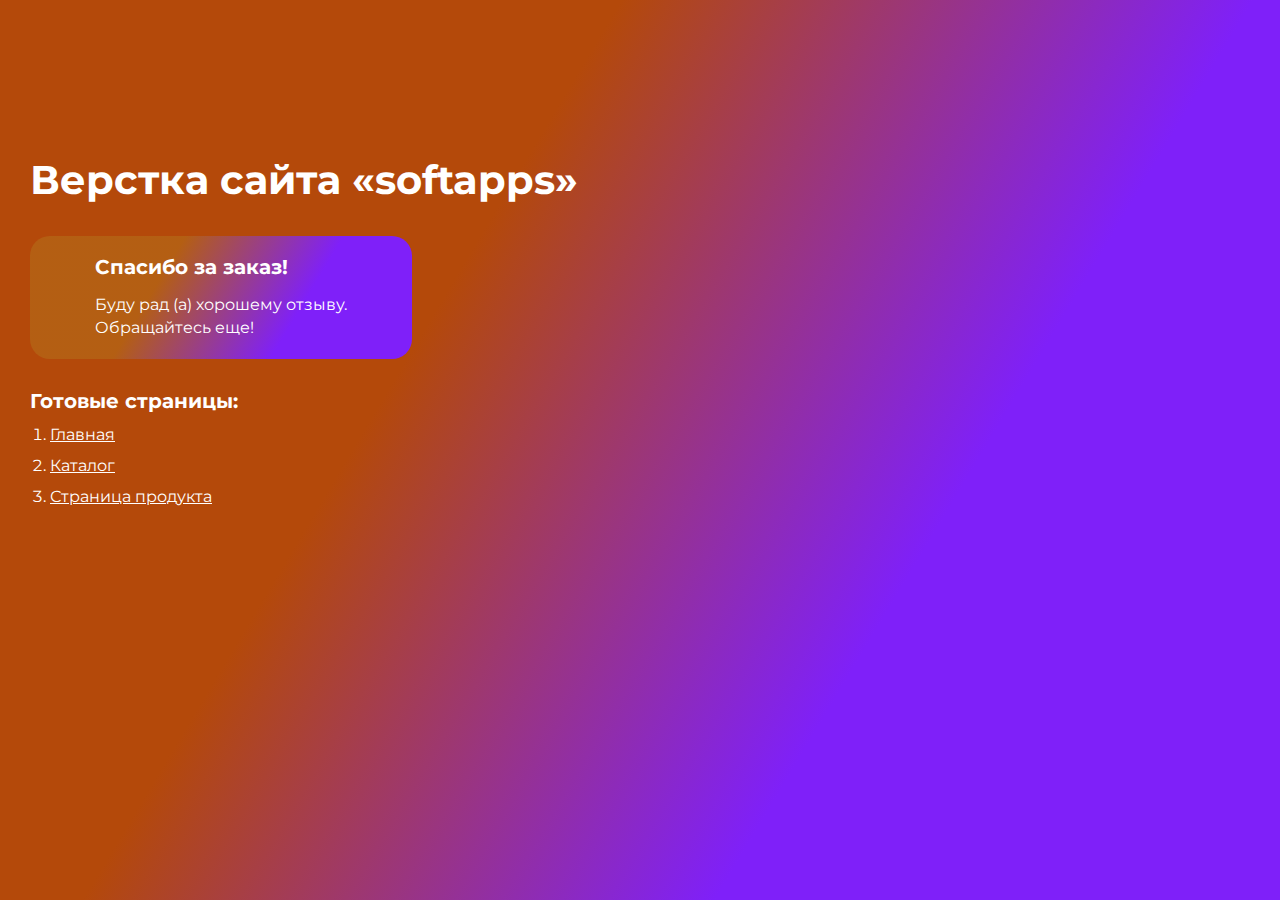
<file: index.html>
<!DOCTYPE html>
<html>

<head>
	<meta charset="UTF-8" />
	<meta name="viewport" content="width=device-width, initial-scale=1.0" />
	<title>«softapps»</title>
	<link rel="icon" href="img/favicon.svg" sizes="any" type="image/svg+xml" />
</head>

<body>
	<div class="rootpage">
		<h1>Верстка сайта «softapps»</h1>

		<div class="rootpage__tnx">
			<h2>Спасибо за заказ!</h2>
			<p>Буду рад (а) хорошему отзыву.</p>
			<p>Обращайтесь еще!</p>
		</div>

		<h2>Готовые страницы:</h2>
		<ol class="rootpage__list">
			<li><a target="_blank" href="home.html">Главная</a></li>
			<li><a target="_blank" href="catalog.html">Каталог</a></li>
			<li><a target="_blank" href="product.html">Страница продукта</a></li>
		</ol>
	</div>
</body>
<style>
	@charset "UTF-8";
	@import url('https://fonts.googleapis.com/css?family=Montserrat:regular,700&display=swap');

	*,
	*::before,
	*::after {
		padding: 0px;
		margin: 0px;
		border: 0px;
		box-sizing: border-box;
	}

	html,
	body {
		height: 100%;
		margin: 0;
		padding: 0;
		min-width: 320px;
		width: 100%;
		color: #fff;
		background: linear-gradient(120.9deg, #b4490a 34.15%, #7f20f9 68.94%);
	}

	body {
		font-family: Montserrat;
		font-size: 100%;
		line-height: 1;
		font-size: 1rem;
	}

	a {
		text-decoration: underline;
		color: #fff;
	}

	a:visited {
		text-decoration: underline;
		color: #fff;
	}

	a:hover {
		text-decoration: none;
	}

	ul li {
		list-style: none;
	}

	img {
		vertical-align: top;
	}

	.wrapper {
		width: 100%;
		min-height: 100%;
		overflow: hidden;
	}

	.rootpage {
		padding: 30px;
		display: flex;
		flex-direction: column;
		align-items: flex-start;
	}

	@media (max-width: 767px) {
		.rootpage {
			padding: 30px 15px;
		}
	}

	h1 {
		color: #fff;
		font-size: 2.5rem;
		margin: 130px 0px 2.25rem 0px;
	}

	h2 {
		color: #fff;
		font-size: 1.25rem;
		margin: 0px 0px 1rem 0px;
	}

	@media (max-width: 767px) {
		h2 {
			font-size: 1.125rem;
			margin: 0px 0px 1rem 0px;
		}
	}

	.rootpage__info {
		line-height: 140%;
		margin: 0px 0px 1.5rem 0px;
	}

	.rootpage__list {
		margin: 0px 0px 2.25rem 1.25rem;
	}

	.rootpage__list li:not(:last-child) {
		margin: 0px 0px 15px 0px;
	}

	.rootpage__contacts,
	.rootpage__tnx {
		border-radius: 20px;
		padding: 20px 65px;
		line-height: 140%;
	}

	@media (max-width: 767px) {

		.rootpage__contacts,
		.rootpage__tnx {
			border-radius: 20px;
			padding: 20px;
		}
	}

	.rootpage__contacts {
		background: #32b5a4;
	}

	.rootpage__contacts a {
		color: #ebe691;
	}

	.rootpage__tnx {
		background: linear-gradient(120.9deg, #b4721b86 34.15%, #7f20f9 68.94%);
		margin: 0px 0px 2rem 0px;
	}
</style>

</html>
</file>
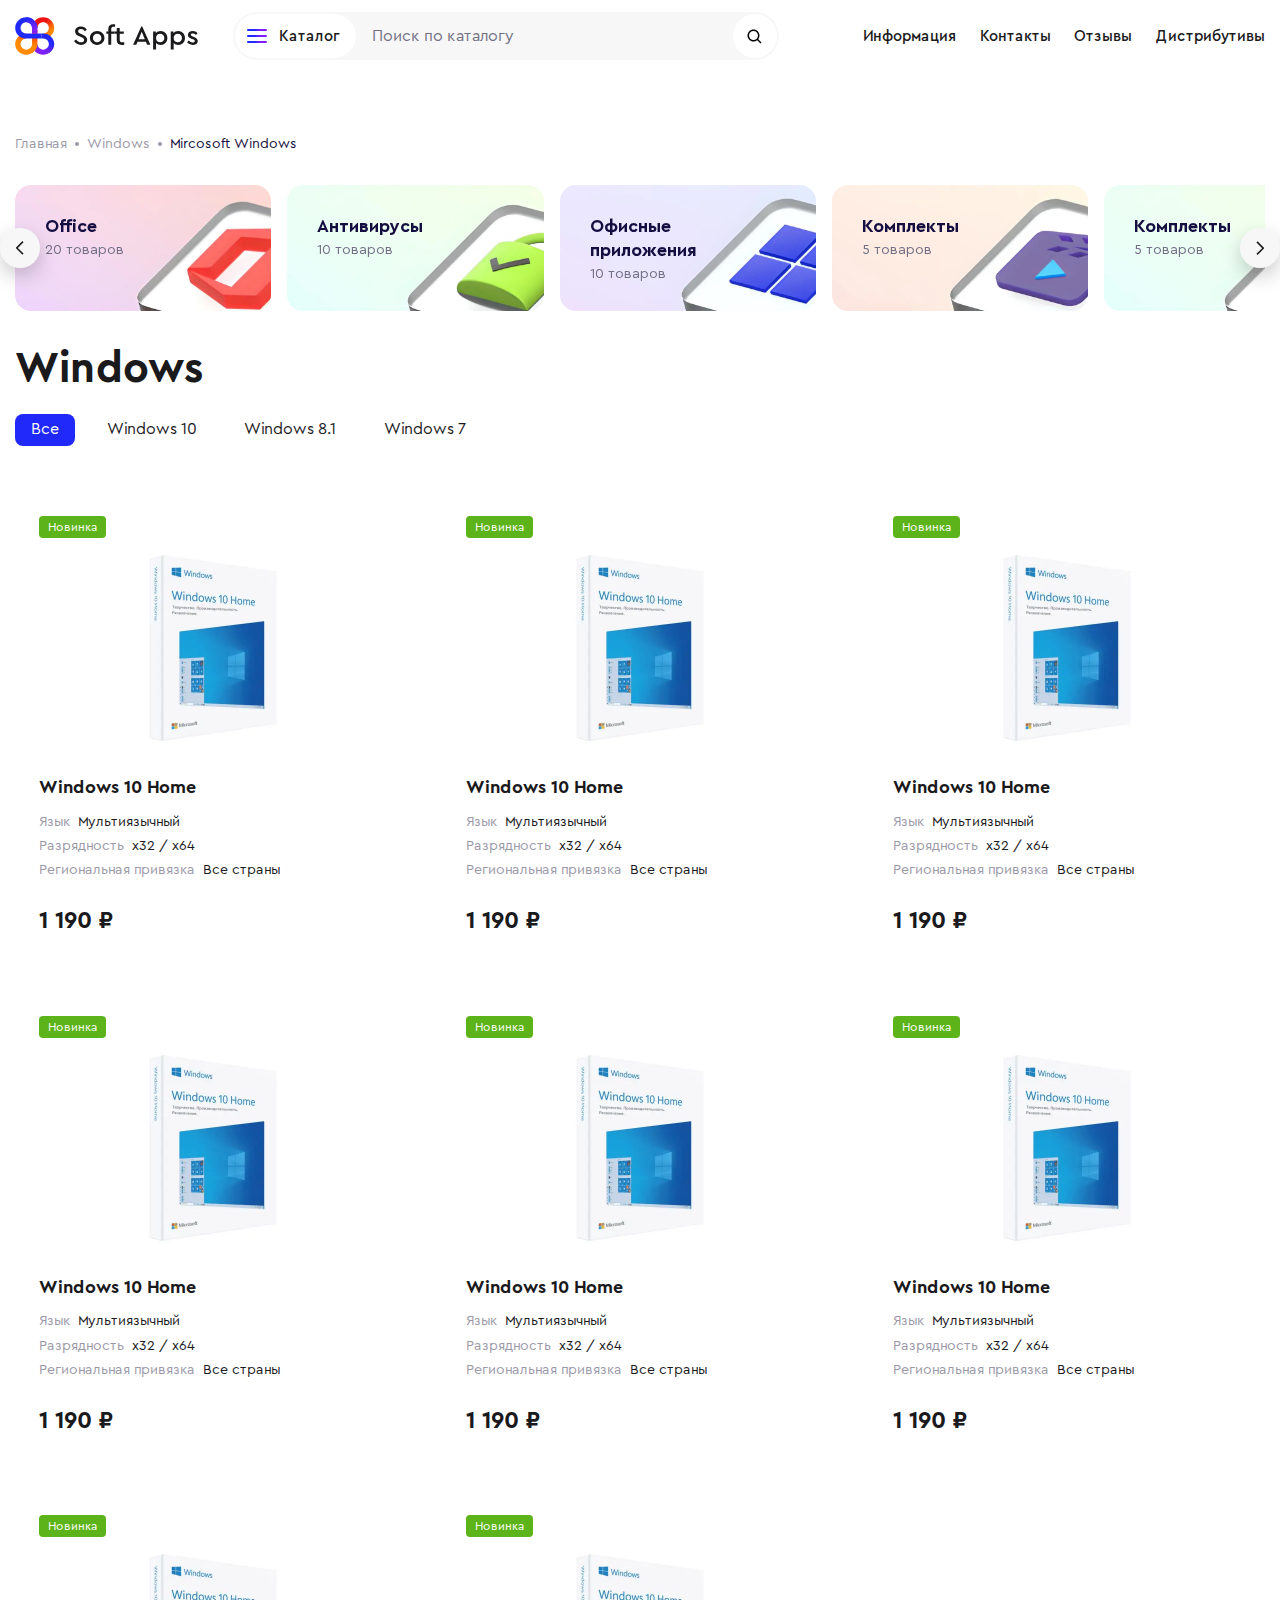
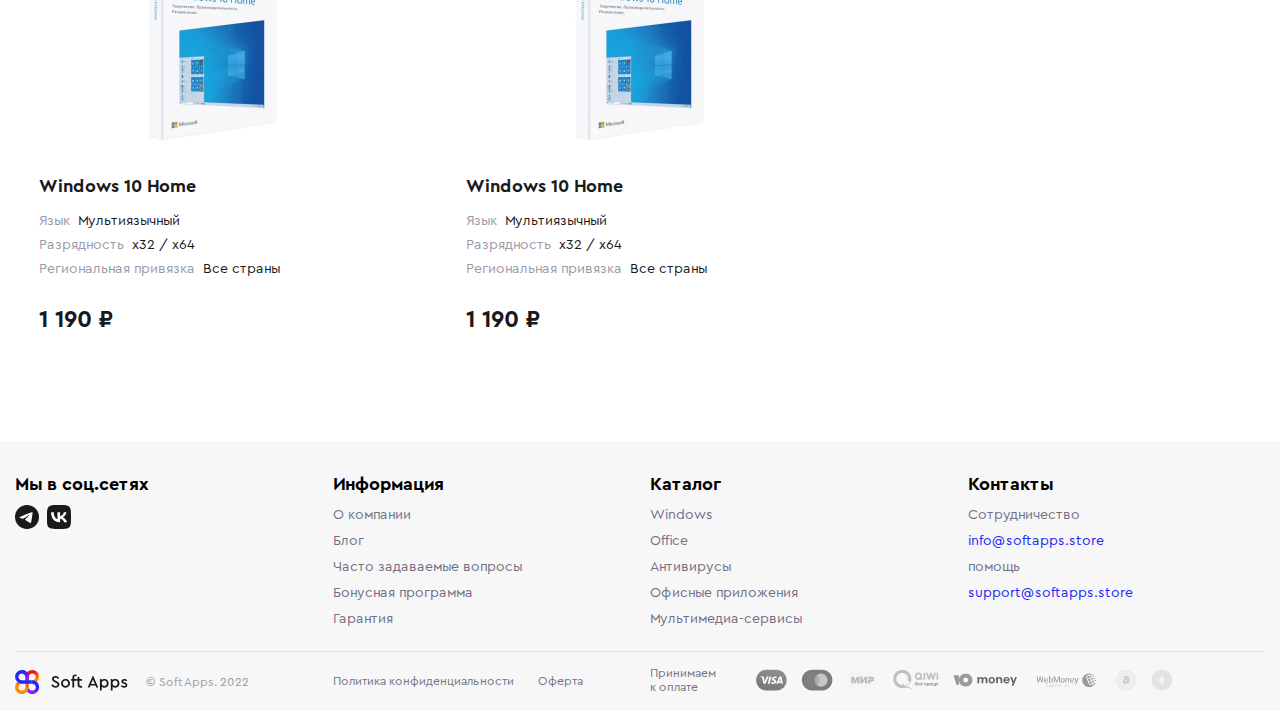
<file: catalog.html>
<!DOCTYPE html>
<html lang="ru">

<head>
	<title>Каталог товаров</title>
	<meta charset="UTF-8" />
	<meta name="format-detection" content="telephone=no" />
	<!-- <style>body{opacity: 0;}</style> -->
	<link rel="stylesheet" href="css/style.min.css?_v=20221021224829" />
	<link rel="icon" href="img/favicon.svg" sizes="any" type="image/svg+xml" />
	<!-- <meta name="robots" content="noindex, nofollow"> -->
	<meta name="viewport" content="width=device-width, initial-scale=1.0" />
</head>

<body>
	<div class="wrapper">
		<header class="header">
			<div class="header__container">
				<div class="header__inner">
					<a href="home.html" class="header__logo">
						<img src="img/logo.svg" alt="Soft Apps" />
					</a>
					<div class="header__menu menu">
						<div class="menu__desktop-menu desktop-menu">
							<div class="desktop-menu__inner">
								<div class="desktop-menu__wrapper">
									<div class="desktop-menu__burger">
										<div class="desktop-menu__burger-icon"><span></span></div>
										<p class="desktop-menu__burger-text">Каталог</p>
									</div>
									<form data-da=".menu__body, 540, first" action="#" class="desktop-menu__form">
										<input autocomplete="on" type="text" name="form[]" placeholder="Поиск по каталогу" class="desktop-menu__input" />
										<button type="submit" class="desktop-menu__search-button">
											<img src="img/icons/search.svg" alt="search" />
										</button>
									</form>
								</div>
								<div class="desktop-menu__modal-menu">
									<ul data-da=".menu__body,991, last" class="desktop-menu__list">
										<li class="desktop-menu__item">
											<a href="catalog.html" class="desktop-menu__link">Весь каталог товаров</a>
										</li>
										<li class="desktop-menu__item">
											<a href="catalog.html" class="desktop-menu__link">Интересное</a>
										</li>
										<li class="desktop-menu__item">
											<a href="catalog.html" class="desktop-menu__link">Призовые наборы</a>
										</li>
										<li class="desktop-menu__item">
											<a href="catalog.html" class="desktop-menu__link">Цифровые товары</a>
										</li>
										<li class="desktop-menu__item">
											<a href="catalog.html" class="desktop-menu__link">Ключи активации</a>
										</li>
									</ul>
								</div>
							</div>
						</div>
						<nav class="menu__body">
							<ul class="menu__list">
								<li class="menu__item">
									<a href="#" class="menu__link">Информация</a>
								</li>
								<li class="menu__item">
									<a href="#" class="menu__link">Контакты</a>
								</li>
								<li class="menu__item">
									<a href="#" class="menu__link">Отзывы</a>
								</li>
								<li class="menu__item">
									<a href="#" class="menu__link">Дистрибутивы</a>
								</li>
							</ul>
						</nav>
						<button type="button" class="menu__icon icon-menu"><span></span></button>
					</div>
				</div>
			</div>
		</header>

		<main class="page page_mod">
			<div class="page__breadcrumps">
				<div class="breadcrumps-block">
					<div class="breadcrumps-block__container">
						<div class="breadcrumps-block__inner">
							<a href="home.html" class="breadcrumps-block__past">Главная</a>
							<a href="catalog.html" class="breadcrumps-block__past">Windows</a>
							<span class="breadcrumps-block__active">Mircosoft Windows</span>
						</div>
					</div>
				</div>
			</div>
			<div class="page__categories-slider slider-categories">
				<div class="slider-categories__container">
					<div class="slider-categories__slider swiper">
						<div class="slider-categories__wrapper swiper-wrapper">
							<a href="catalog.html" class="slider-categories__slide swiper-slide">
								<div class="slider-categories__inner">
									<p class="slider-categories__title">Office</p>
									<p class="slider-categories__value">20 товаров</p>
									<picture><source srcset="img/catalog/slider-catalog/1.webp" type="image/webp"><img src="img/catalog/slider-catalog/1.jpg" alt="image" class="slider-categories__image background-image" /></picture>
								</div>
							</a>
							<a href="catalog.html" class="slider-categories__slide swiper-slide">
								<div class="slider-categories__inner">
									<p class="slider-categories__title">Антивирусы</p>
									<p class="slider-categories__value">10 товаров</p>
									<picture><source srcset="img/catalog/slider-catalog/2.webp" type="image/webp"><img src="img/catalog/slider-catalog/2.jpg" alt="image" class="slider-categories__image background-image" /></picture>
								</div>
							</a>
							<a href="catalog.html" class="slider-categories__slide swiper-slide">
								<div class="slider-categories__inner">
									<p class="slider-categories__title">
										Офисные <br />
										приложения
									</p>
									<p class="slider-categories__value">10 товаров</p>
									<picture><source srcset="img/catalog/slider-catalog/3.webp" type="image/webp"><img src="img/catalog/slider-catalog/3.jpg" alt="image" class="slider-categories__image background-image" /></picture>
								</div>
							</a>
							<a href="catalog.html" class="slider-categories__slide swiper-slide">
								<div class="slider-categories__inner">
									<p class="slider-categories__title">Комплекты</p>
									<p class="slider-categories__value">5 товаров</p>
									<picture><source srcset="img/catalog/slider-catalog/4.webp" type="image/webp"><img src="img/catalog/slider-catalog/4.jpg" alt="image" class="slider-categories__image background-image" /></picture>
								</div>
							</a>
							<a href="catalog.html" class="slider-categories__slide swiper-slide">
								<div class="slider-categories__inner">
									<p class="slider-categories__title">Комплекты</p>
									<p class="slider-categories__value">5 товаров</p>
									<picture><source srcset="img/catalog/slider-catalog/2.webp" type="image/webp"><img src="img/catalog/slider-catalog/2.jpg" alt="image" class="slider-categories__image background-image" /></picture>
								</div>
							</a>

							<a href="catalog.html" class="slider-categories__slide swiper-slide">
								<div class="slider-categories__inner">
									<p class="slider-categories__title">Office</p>
									<p class="slider-categories__value">20 товаров</p>
									<picture><source srcset="img/catalog/slider-catalog/1.webp" type="image/webp"><img src="img/catalog/slider-catalog/1.jpg" alt="image" class="slider-categories__image background-image" /></picture>
								</div>
							</a>
							<a href="catalog.html" class="slider-categories__slide swiper-slide">
								<div class="slider-categories__inner">
									<p class="slider-categories__title">Антивирусы</p>
									<p class="slider-categories__value">10 товаров</p>
									<picture><source srcset="img/catalog/slider-catalog/2.webp" type="image/webp"><img src="img/catalog/slider-catalog/2.jpg" alt="image" class="slider-categories__image background-image" /></picture>
								</div>
							</a>
							<a href="catalog.html" class="slider-categories__slide swiper-slide">
								<div class="slider-categories__inner">
									<p class="slider-categories__title">
										Офисные <br />
										приложения
									</p>
									<p class="slider-categories__value">10 товаров</p>
									<picture><source srcset="img/catalog/slider-catalog/3.webp" type="image/webp"><img src="img/catalog/slider-catalog/3.jpg" alt="image" class="slider-categories__image background-image" /></picture>
								</div>
							</a>
							<a href="catalog.html" class="slider-categories__slide swiper-slide">
								<div class="slider-categories__inner">
									<p class="slider-categories__title">Комплекты</p>
									<p class="slider-categories__value">5 товаров</p>
									<picture><source srcset="img/catalog/slider-catalog/4.webp" type="image/webp"><img src="img/catalog/slider-catalog/4.jpg" alt="image" class="slider-categories__image background-image" /></picture>
								</div>
							</a>
							<a href="catalog.html" class="slider-categories__slide swiper-slide">
								<div class="slider-categories__inner">
									<p class="slider-categories__title">Комплекты</p>
									<p class="slider-categories__value">5 товаров</p>
									<picture><source srcset="img/catalog/slider-catalog/2.webp" type="image/webp"><img src="img/catalog/slider-catalog/2.jpg" alt="image" class="slider-categories__image background-image" /></picture>
								</div>
							</a>
						</div>
					</div>
					<button type="button" class="slider-categories__button-prev"></button>
					<button type="button" class="slider-categories__button-next"></button>
				</div>
			</div>

			<div class="page__catalog-products catalog-products">
				<div class="catalog-products__container">
					<div class="catalog-products__heading">
						<h2 class="catalog-products__title">Windows</h2>
						<div class="catalog-products__filters">
							<button class="catalog-products__filter _active">Все</button>
							<button class="catalog-products__filter">Windows 10</button>
							<button class="catalog-products__filter">Windows 8.1</button>
							<button class="catalog-products__filter">Windows 7</button>
						</div>
					</div>
					<div class="catalog-products__products">
						<div class="products-block">
							<a href="product.html" class="products-block__item">
								<div class="products-block__image-ibg_contain">
									<picture><source srcset="img/popular-products/1.webp" type="image/webp"><img src="img/popular-products/1.jpg" alt="windows" /></picture>
								</div>

								<p class="products-block__title">Windows 10 Home</p>
								<div class="products-block__properties">
									<div class="products-block__property">
										<p class="products-block__option">Язык</p>
										<p class="products-block__value">Мультиязычный</p>
									</div>
									<div class="products-block__property">
										<p class="products-block__option">Разрядность</p>
										<p class="products-block__value">х32 / х64</p>
									</div>
									<div class="products-block__property">
										<p class="products-block__option">Региональная привязка</p>
										<p class="products-block__value">Все страны</p>
									</div>
								</div>
								<span class="products-block__price">1 190 ₽</span>

								<p class="products-block__novelty">Новинка</p>
							</a>
							<a href="product.html" class="products-block__item">
								<div class="products-block__image-ibg_contain">
									<picture><source srcset="img/popular-products/1.webp" type="image/webp"><img src="img/popular-products/1.jpg" alt="windows" /></picture>
								</div>

								<p class="products-block__title">Windows 10 Home</p>
								<div class="products-block__properties">
									<div class="products-block__property">
										<p class="products-block__option">Язык</p>
										<p class="products-block__value">Мультиязычный</p>
									</div>
									<div class="products-block__property">
										<p class="products-block__option">Разрядность</p>
										<p class="products-block__value">х32 / х64</p>
									</div>
									<div class="products-block__property">
										<p class="products-block__option">Региональная привязка</p>
										<p class="products-block__value">Все страны</p>
									</div>
								</div>
								<span class="products-block__price">1 190 ₽</span>

								<p class="products-block__novelty">Новинка</p>
							</a>
							<a href="product.html" class="products-block__item">
								<div class="products-block__image-ibg_contain">
									<picture><source srcset="img/popular-products/1.webp" type="image/webp"><img src="img/popular-products/1.jpg" alt="windows" /></picture>
								</div>

								<p class="products-block__title">Windows 10 Home</p>
								<div class="products-block__properties">
									<div class="products-block__property">
										<p class="products-block__option">Язык</p>
										<p class="products-block__value">Мультиязычный</p>
									</div>
									<div class="products-block__property">
										<p class="products-block__option">Разрядность</p>
										<p class="products-block__value">х32 / х64</p>
									</div>
									<div class="products-block__property">
										<p class="products-block__option">Региональная привязка</p>
										<p class="products-block__value">Все страны</p>
									</div>
								</div>
								<span class="products-block__price">1 190 ₽</span>

								<p class="products-block__novelty">Новинка</p>
							</a>
							<a href="product.html" class="products-block__item">
								<div class="products-block__image-ibg_contain">
									<picture><source srcset="img/popular-products/1.webp" type="image/webp"><img src="img/popular-products/1.jpg" alt="windows" /></picture>
								</div>

								<p class="products-block__title">Windows 10 Home</p>
								<div class="products-block__properties">
									<div class="products-block__property">
										<p class="products-block__option">Язык</p>
										<p class="products-block__value">Мультиязычный</p>
									</div>
									<div class="products-block__property">
										<p class="products-block__option">Разрядность</p>
										<p class="products-block__value">х32 / х64</p>
									</div>
									<div class="products-block__property">
										<p class="products-block__option">Региональная привязка</p>
										<p class="products-block__value">Все страны</p>
									</div>
								</div>
								<span class="products-block__price">1 190 ₽</span>

								<p class="products-block__novelty">Новинка</p>
							</a>
							<a href="product.html" class="products-block__item">
								<div class="products-block__image-ibg_contain">
									<picture><source srcset="img/popular-products/1.webp" type="image/webp"><img src="img/popular-products/1.jpg" alt="windows" /></picture>
								</div>

								<p class="products-block__title">Windows 10 Home</p>
								<div class="products-block__properties">
									<div class="products-block__property">
										<p class="products-block__option">Язык</p>
										<p class="products-block__value">Мультиязычный</p>
									</div>
									<div class="products-block__property">
										<p class="products-block__option">Разрядность</p>
										<p class="products-block__value">х32 / х64</p>
									</div>
									<div class="products-block__property">
										<p class="products-block__option">Региональная привязка</p>
										<p class="products-block__value">Все страны</p>
									</div>
								</div>
								<span class="products-block__price">1 190 ₽</span>

								<p class="products-block__novelty">Новинка</p>
							</a>
							<a href="product.html" class="products-block__item">
								<div class="products-block__image-ibg_contain">
									<picture><source srcset="img/popular-products/1.webp" type="image/webp"><img src="img/popular-products/1.jpg" alt="windows" /></picture>
								</div>

								<p class="products-block__title">Windows 10 Home</p>
								<div class="products-block__properties">
									<div class="products-block__property">
										<p class="products-block__option">Язык</p>
										<p class="products-block__value">Мультиязычный</p>
									</div>
									<div class="products-block__property">
										<p class="products-block__option">Разрядность</p>
										<p class="products-block__value">х32 / х64</p>
									</div>
									<div class="products-block__property">
										<p class="products-block__option">Региональная привязка</p>
										<p class="products-block__value">Все страны</p>
									</div>
								</div>
								<span class="products-block__price">1 190 ₽</span>

								<p class="products-block__novelty">Новинка</p>
							</a>
							<a href="product.html" class="products-block__item">
								<div class="products-block__image-ibg_contain">
									<picture><source srcset="img/popular-products/1.webp" type="image/webp"><img src="img/popular-products/1.jpg" alt="windows" /></picture>
								</div>

								<p class="products-block__title">Windows 10 Home</p>
								<div class="products-block__properties">
									<div class="products-block__property">
										<p class="products-block__option">Язык</p>
										<p class="products-block__value">Мультиязычный</p>
									</div>
									<div class="products-block__property">
										<p class="products-block__option">Разрядность</p>
										<p class="products-block__value">х32 / х64</p>
									</div>
									<div class="products-block__property">
										<p class="products-block__option">Региональная привязка</p>
										<p class="products-block__value">Все страны</p>
									</div>
								</div>
								<span class="products-block__price">1 190 ₽</span>

								<p class="products-block__novelty">Новинка</p>
							</a>
							<a href="product.html" class="products-block__item">
								<div class="products-block__image-ibg_contain">
									<picture><source srcset="img/popular-products/1.webp" type="image/webp"><img src="img/popular-products/1.jpg" alt="windows" /></picture>
								</div>

								<p class="products-block__title">Windows 10 Home</p>
								<div class="products-block__properties">
									<div class="products-block__property">
										<p class="products-block__option">Язык</p>
										<p class="products-block__value">Мультиязычный</p>
									</div>
									<div class="products-block__property">
										<p class="products-block__option">Разрядность</p>
										<p class="products-block__value">х32 / х64</p>
									</div>
									<div class="products-block__property">
										<p class="products-block__option">Региональная привязка</p>
										<p class="products-block__value">Все страны</p>
									</div>
								</div>
								<span class="products-block__price">1 190 ₽</span>

								<p class="products-block__novelty">Новинка</p>
							</a>
						</div>
					</div>
				</div>
			</div>
		</main>
		<footer class="footer">
			<div class="footer__container">
				<div class="footer__inner">
					<div data-spollers="560,max" class="footer__spollers">
						<div class="footer__column">
							<button type="button" data-spoller class="footer__title _spoller-active">Мы в соц.сетях</button>

							<div class="footer__column-wrapper">
								<ul class="footer__column-body footer__column-body_social">
									<li class="footer__column-item">
										<a href="#"><img src="img/icons/tg.svg" alt="telegram" /></a>
									</li>
									<li class="footer__column-item">
										<a href="#"><img src="img/icons/vk.svg" alt="vk" /></a>
									</li>
								</ul>
							</div>
						</div>
						<div class="footer__column">
							<button type="button" data-spoller class="footer__title">Информация</button>

							<div class="footer__column-wrapper">
								<ul class="footer__column-body">
									<li class="footer__column-item">
										<a href="#" class="footer__column-link"> О компании </a>
									</li>

									<li class="footer__column-item">
										<a href="#" class="footer__column-link"> Блог </a>
									</li>

									<li class="footer__column-item">
										<a href="#" class="footer__column-link"> Часто задаваемые вопросы </a>
									</li>

									<li class="footer__column-item">
										<a href="#" class="footer__column-link"> Бонусная программа </a>
									</li>

									<li class="footer__column-item">
										<a href="#" class="footer__column-link"> Гарантия </a>
									</li>
								</ul>
							</div>
						</div>
						<div class="footer__column">
							<button type="button" data-spoller class="footer__title">Каталог</button>

							<div class="footer__column-wrapper">
								<ul class="footer__column-body">
									<li class="footer__column-item">
										<a href="catalog.html" class="footer__column-link"> Windows </a>
									</li>

									<li class="footer__column-item">
										<a href="catalog.html" class="footer__column-link"> Office </a>
									</li>

									<li class="footer__column-item">
										<a href="catalog.html" class="footer__column-link"> Антивирусы </a>
									</li>

									<li class="footer__column-item">
										<a href="catalog.html" class="footer__column-link">Офисные приложения </a>
									</li>

									<li class="footer__column-item">
										<a href="catalog.html" class="footer__column-link"> Мультимедиа-сервисы </a>
									</li>
								</ul>
							</div>
						</div>
						<div class="footer__column">
							<button type="button" data-spoller class="footer__title">Контакты</button>
							<div class="footer__column-wrapper">
								<ul class="footer__column-body">
									<li class="footer__column-item">
										<a href="#" class="footer__column-link"> Сотрудничество </a>
									</li>
									<li class="footer__column-item">
										<a href="mailto:info@softapps.store" class="footer__column-link footer__column-link_mod">
											info@softapps.store
										</a>
									</li>
									<li class="footer__column-item">
										<a href="#" class="footer__column-link"> помощь </a>
									</li>
									<li class="footer__column-item">
										<a href="mailto:support@softapps.store" class="footer__column-link footer__column-link_mod">support@softapps.store</a>
									</li>
								</ul>
							</div>
						</div>
					</div>
				</div>
				<div class="footer__bottom footer-bottom">
					<div class="footer-bottom__inner">
						<div class="footer-bottom__column">
							<div class="footer-bottom__info">
								<div class="footer-bottom__logo">
									<a href="home.html" class="footer-bottom__logo-icon">
										<img src="img/logo.svg" alt="Soft Apps" />
									</a>
									<p class="footer-bottom__logo-info">© Soft Apps. 2022</p>
								</div>
								<div class="footer-bottom__rights">
									<a href="#" class="footer-bottom__agree">Политика конфиденциальности</a>
									<a href="#" class="footer-bottom__offer">Оферта</a>
								</div>
							</div>
						</div>
						<div class="footer-bottom__column">
							<div class="footer-bottom__payment">
								<p class="footer-bottom__payment-title">Принимаем к оплате</p>
								<div class="footer-bottom__payment-items">
									<a href="#" class="footer-bottom__payment-item">
										<img src="img/icons/visa.svg" alt="visa" />
									</a>
									<a href="#" class="footer-bottom__payment-item">
										<img src="img/icons/mastercard.svg" alt="mastercard" />
									</a>
									<a href="#" class="footer-bottom__payment-item">
										<img src="img/icons/peace.svg" alt="Мир" />
									</a>
									<a href="#" class="footer-bottom__payment-item">
										<img src="img/icons/qiwi.svg" alt="qiwi" />
									</a>
									<a href="#" class="footer-bottom__payment-item">
										<img src="img/icons/moneyyandex.svg" alt="Яндекс деньги" />
									</a>
									<a href="#" class="footer-bottom__payment-item">
										<img src="img/icons/webmoney.svg" alt="Webmoney" />
									</a>
									<a href="#" class="footer-bottom__payment-item">
										<img src="img/icons/bit.svg" alt="Bitcoin" />
									</a>
									<a href="#" class="footer-bottom__payment-item">
										<img src="img/icons/bit-2.svg" alt="Bitcoin" />
									</a>
								</div>
							</div>
						</div>
					</div>
				</div>
			</div>
		</footer>

	</div>
	<!-- <div id="popup" aria-hidden="true" class="popup">
	<div class="popup__wrapper">
		<div class="popup__content">
			<button data-close type="button" class="popup__close">Закрыть</button>
			<div class="popup__text">
				Text
			</div>
		</div>
	</div>
</div> -->
	<script src="js/app.min.js?_v=20221021224829"></script>
</body>

</html>
</file>
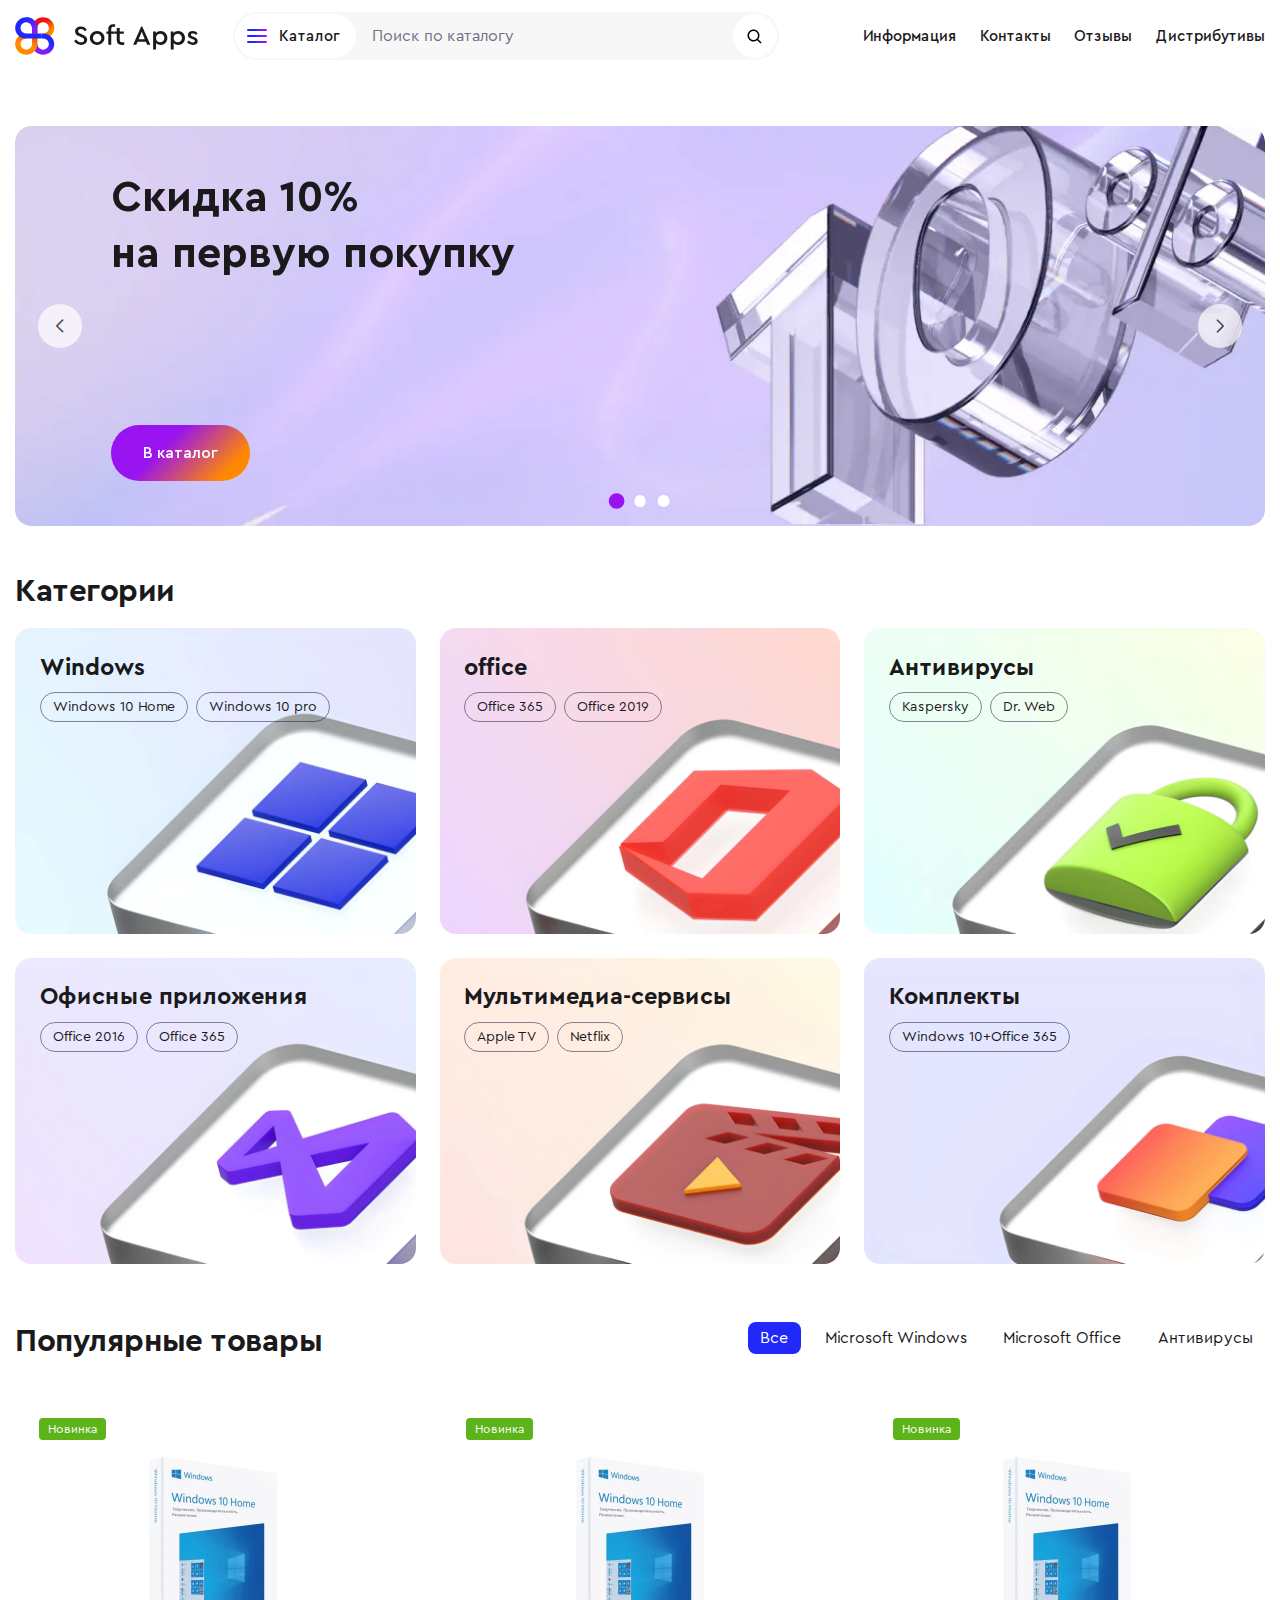
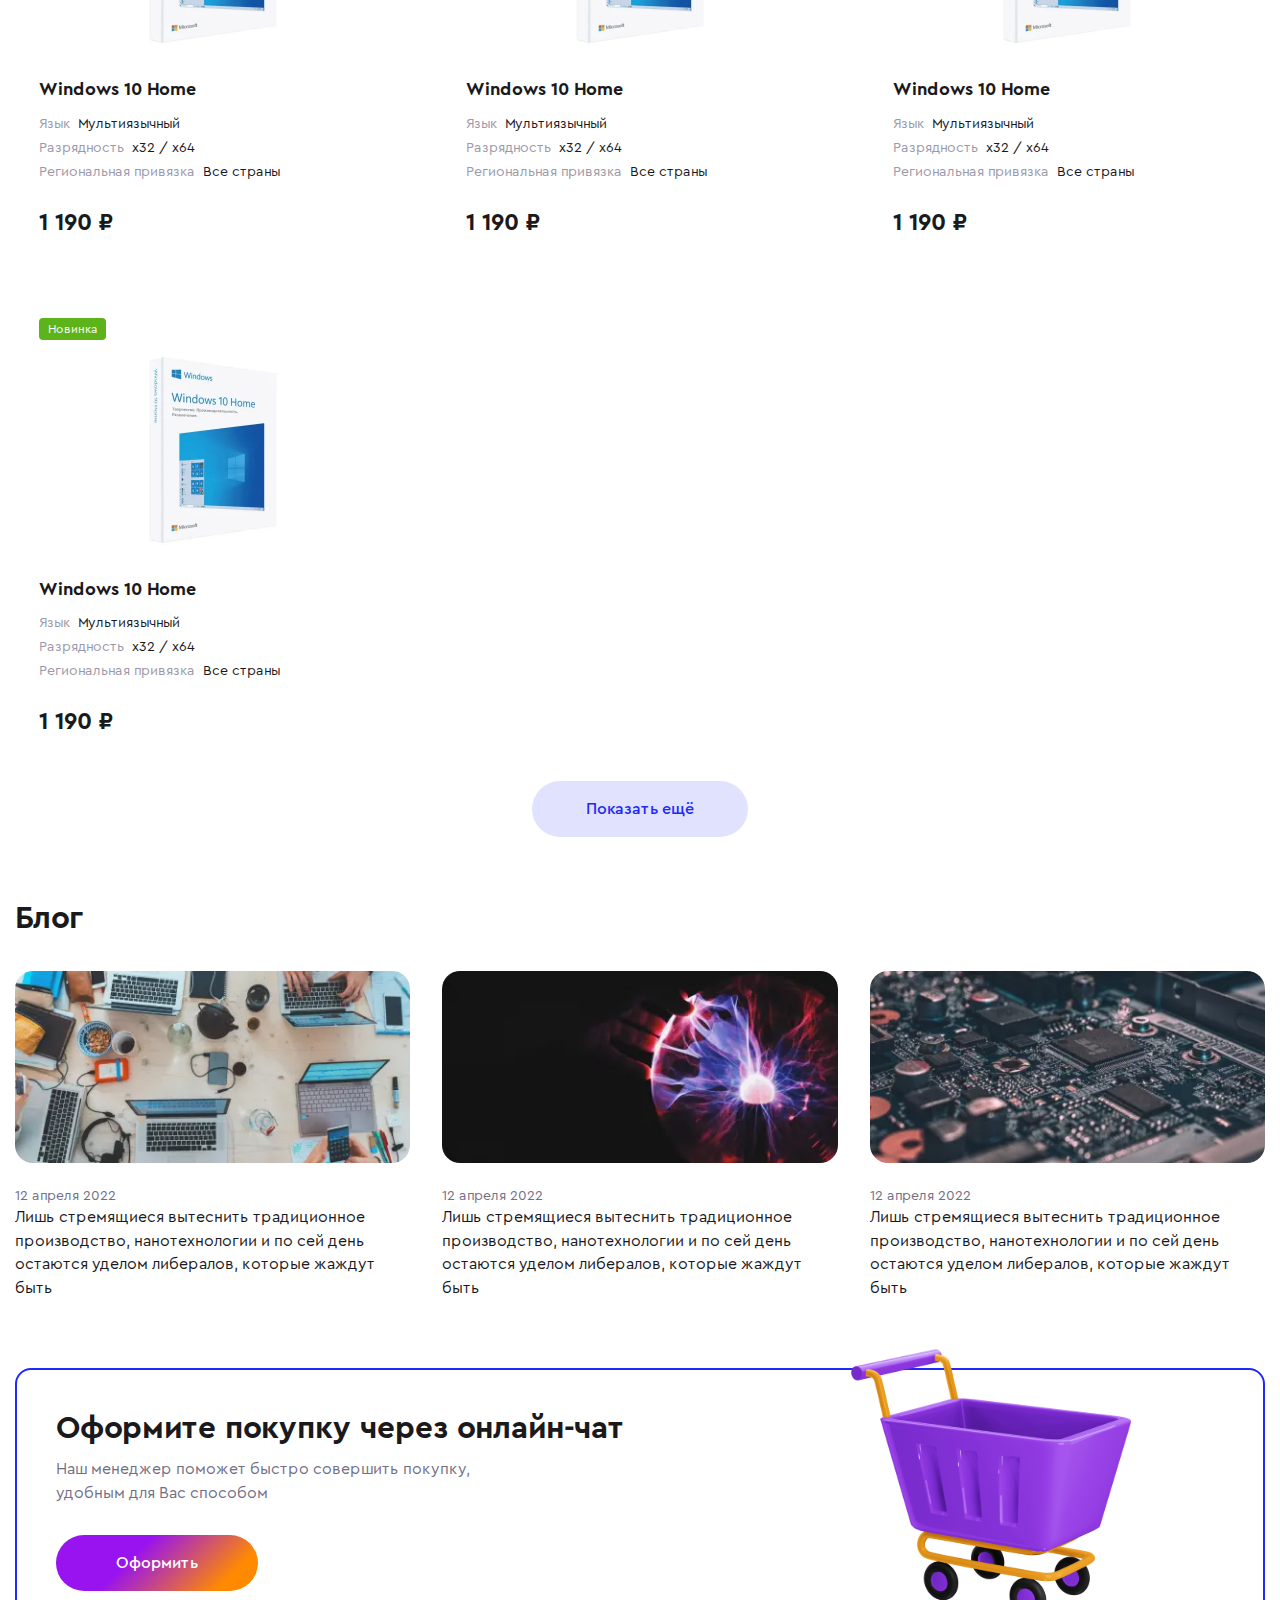
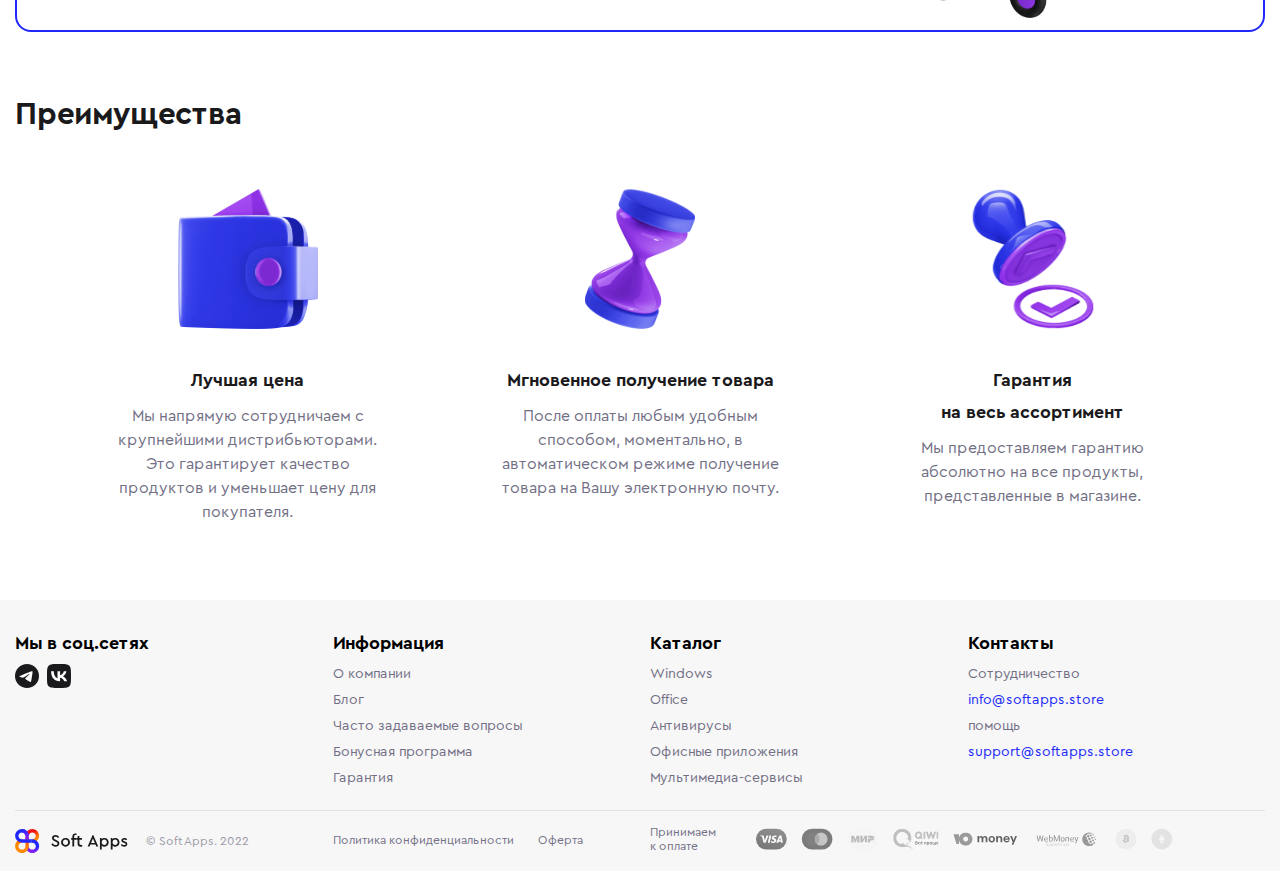
<file: home.html>
<!DOCTYPE html>
<html lang="ru">

<head>
	<title>Главная</title>
	<meta charset="UTF-8" />
	<meta name="format-detection" content="telephone=no" />
	<!-- <style>body{opacity: 0;}</style> -->
	<link rel="stylesheet" href="css/style.min.css?_v=20221021224829" />
	<link rel="icon" href="img/favicon.svg" sizes="any" type="image/svg+xml" />
	<!-- <meta name="robots" content="noindex, nofollow"> -->
	<meta name="viewport" content="width=device-width, initial-scale=1.0" />
</head>

<body>
	<div class="wrapper">
		<header class="header">
			<div class="header__container">
				<div class="header__inner">
					<a href="home.html" class="header__logo">
						<img src="img/logo.svg" alt="Soft Apps" />
					</a>
					<div class="header__menu menu">
						<div class="menu__desktop-menu desktop-menu">
							<div class="desktop-menu__inner">
								<div class="desktop-menu__wrapper">
									<div class="desktop-menu__burger">
										<div class="desktop-menu__burger-icon"><span></span></div>
										<p class="desktop-menu__burger-text">Каталог</p>
									</div>
									<form data-da=".menu__body, 540, first" action="#" class="desktop-menu__form">
										<input autocomplete="on" type="text" name="form[]" placeholder="Поиск по каталогу" class="desktop-menu__input" />
										<button type="submit" class="desktop-menu__search-button">
											<img src="img/icons/search.svg" alt="search" />
										</button>
									</form>
								</div>
								<div class="desktop-menu__modal-menu">
									<ul data-da=".menu__body,991, last" class="desktop-menu__list">
										<li class="desktop-menu__item">
											<a href="catalog.html" class="desktop-menu__link">Весь каталог товаров</a>
										</li>
										<li class="desktop-menu__item">
											<a href="catalog.html" class="desktop-menu__link">Интересное</a>
										</li>
										<li class="desktop-menu__item">
											<a href="catalog.html" class="desktop-menu__link">Призовые наборы</a>
										</li>
										<li class="desktop-menu__item">
											<a href="catalog.html" class="desktop-menu__link">Цифровые товары</a>
										</li>
										<li class="desktop-menu__item">
											<a href="catalog.html" class="desktop-menu__link">Ключи активации</a>
										</li>
									</ul>
								</div>
							</div>
						</div>
						<nav class="menu__body">
							<ul class="menu__list">
								<li class="menu__item">
									<a href="#" class="menu__link">Информация</a>
								</li>
								<li class="menu__item">
									<a href="#" class="menu__link">Контакты</a>
								</li>
								<li class="menu__item">
									<a href="#" class="menu__link">Отзывы</a>
								</li>
								<li class="menu__item">
									<a href="#" class="menu__link">Дистрибутивы</a>
								</li>
							</ul>
						</nav>
						<button type="button" class="menu__icon icon-menu"><span></span></button>
					</div>
				</div>
			</div>
		</header>

		<main class="page">
			<section class="page__preview-slider preview-slider">
				<div class="preview-slider__container">
					<div class="preview-slider__inner">
						<div class="preview-slider__slider swiper">
							<div class="preview-slider__wrapper swiper-wrapper">
								<div class="preview-slider__slide swiper-slide">
									<div class="preview-slider__slide-wrapper">
										<div class="preview-slider__content">
											<h2 class="preview-slider__title">
												Скидка 10% <br />
												на первую покупку
											</h2>
											<a href="catalog.html" class="preview-slider__link"> В каталог </a>
										</div>
										<picture><source srcset="img/preview-block/1.webp" type="image/webp"><img class="preview-slider__image background-image" src="img/preview-block/1.jpg" alt="image" /></picture>
									</div>
								</div>

								<div class="preview-slider__slide swiper-slide">
									<div class="preview-slider__slide-wrapper">
										<div class="preview-slider__content">
											<h2 class="preview-slider__title">
												Скидка 10% <br />
												на первую покупку
											</h2>
											<a href="catalog.html" class="preview-slider__link"> В каталог </a>
										</div>
										<picture><source srcset="img/preview-block/2.webp" type="image/webp"><img class="preview-slider__image background-image" src="img/preview-block/2.jpg" alt="image" /></picture>
									</div>
								</div>

								<div class="preview-slider__slide swiper-slide">
									<div class="preview-slider__slide-wrapper">
										<div class="preview-slider__content">
											<h2 class="preview-slider__title">
												Скидка 10% <br />
												на первую покупку
											</h2>
											<a href="catalog.html" class="preview-slider__link"> В каталог </a>
										</div>
										<picture><source srcset="img/preview-block/1.webp" type="image/webp"><img class="preview-slider__image background-image" src="img/preview-block/1.jpg" alt="image" /></picture>
									</div>
								</div>
							</div>

							<div class="preview-slider__pagination swiper-pagination"></div>

							<button type="button" class="preview-slider__prev-button swiper-button-prev _icon-arrow-slider"></button>
							<button type="button" class="preview-slider__next-button swiper-button-next _icon-arrow-slider"></button>
						</div>
					</div>
				</div>
			</section>

			<section class="page__categories categories-home">
				<div class="categories-home__container">
					<h3 class="categories-home__title title-section">Категории</h3>
					<div class="categories-home__inner">
						<a href="catalog.html" class="categories-home__item">
							<p class="categories-home__label">Windows</p>
							<div class="categories-home__tags">
								<div class="categories-home__tag">
									<span>Windows 10 Home</span>
								</div>
								<div class="categories-home__tag">
									<span>Windows 10 pro</span>
								</div>
							</div>
							<picture><source srcset="img/categories-block/1.webp" type="image/webp"><img src="img/categories-block/1.jpg" alt="image" class="categories-home__image background-image" /></picture>
						</a>

						<a href="catalog.html" class="categories-home__item">
							<p class="categories-home__label">office</p>
							<div class="categories-home__tags">
								<div class="categories-home__tag">
									<span>Office 365</span>
								</div>
								<div class="categories-home__tag">
									<span>Office 2019</span>
								</div>
							</div>
							<picture><source srcset="img/categories-block/2.webp" type="image/webp"><img src="img/categories-block/2.jpg" alt="image" class="categories-home__image background-image" /></picture>
						</a>

						<a href="catalog.html" class="categories-home__item">
							<p class="categories-home__label">Антивирусы</p>
							<div class="categories-home__tags">
								<div class="categories-home__tag">
									<span>Kaspersky</span>
								</div>
								<div class="categories-home__tag">
									<span>Dr. Web</span>
								</div>
							</div>
							<picture><source srcset="img/categories-block/3.webp" type="image/webp"><img src="img/categories-block/3.jpg" alt="image" class="categories-home__image background-image" /></picture>
						</a>

						<a href="catalog.html" class="categories-home__item">
							<p class="categories-home__label">Офисные приложения</p>
							<div class="categories-home__tags">
								<div class="categories-home__tag">
									<span>Office 2016</span>
								</div>
								<div class="categories-home__tag">
									<span>Office 365</span>
								</div>
							</div>
							<picture><source srcset="img/categories-block/4.webp" type="image/webp"><img src="img/categories-block/4.jpg" alt="image" class="categories-home__image background-image" /></picture>
						</a>

						<a href="catalog.html" class="categories-home__item">
							<p class="categories-home__label">Мультимедиа-сервисы</p>
							<div class="categories-home__tags">
								<div class="categories-home__tag">
									<span>Apple TV</span>
								</div>
								<div class="categories-home__tag">
									<span>Netflix</span>
								</div>
							</div>
							<picture><source srcset="img/categories-block/5.webp" type="image/webp"><img src="img/categories-block/5.jpg" alt="image" class="categories-home__image background-image" /></picture>
						</a>

						<a href="catalog.html" class="categories-home__item">
							<p class="categories-home__label">Комплекты</p>
							<div class="categories-home__tags">
								<div class="categories-home__tag">
									<span>Windows 10+Office 365</span>
								</div>
							</div>
							<picture><source srcset="img/categories-block/6.webp" type="image/webp"><img src="img/categories-block/6.jpg" alt="image" class="categories-home__image background-image" /></picture>
						</a>
					</div>
				</div>
			</section>

			<section class="page__popular-products popular-products">
				<div class="popular-products__container">
					<div class="popular-products__heading">
						<h3 class="popular-products__title title-section">Популярные товары</h3>
						<div class="popular-products__filters">
							<button type="button" class="popular-products__filter _active">Все</button>
							<button type="button" class="popular-products__filter">Microsoft Windows</button>
							<button type="button" class="popular-products__filter">Microsoft Office</button>
							<button type="button" class="popular-products__filter">Антивирусы</button>
						</div>
					</div>
					<div class="popular-products__inner">
						<div class="products-block">
							<a href="product.html" class="products-block__item">
								<div class="products-block__image-ibg_contain">
									<picture><source srcset="img/popular-products/1.webp" type="image/webp"><img src="img/popular-products/1.jpg" alt="windows" /></picture>
								</div>

								<p class="products-block__title">Windows 10 Home</p>
								<div class="products-block__properties">
									<div class="products-block__property">
										<p class="products-block__option">Язык</p>
										<p class="products-block__value">Мультиязычный</p>
									</div>
									<div class="products-block__property">
										<p class="products-block__option">Разрядность</p>
										<p class="products-block__value">х32 / х64</p>
									</div>
									<div class="products-block__property">
										<p class="products-block__option">Региональная привязка</p>
										<p class="products-block__value">Все страны</p>
									</div>
								</div>
								<span class="products-block__price">1 190 ₽</span>

								<p class="products-block__novelty">Новинка</p>
							</a>
							<a href="product.html" class="products-block__item">
								<div class="products-block__image-ibg_contain">
									<picture><source srcset="img/popular-products/1.webp" type="image/webp"><img src="img/popular-products/1.jpg" alt="windows" /></picture>
								</div>

								<p class="products-block__title">Windows 10 Home</p>
								<div class="products-block__properties">
									<div class="products-block__property">
										<p class="products-block__option">Язык</p>
										<p class="products-block__value">Мультиязычный</p>
									</div>
									<div class="products-block__property">
										<p class="products-block__option">Разрядность</p>
										<p class="products-block__value">х32 / х64</p>
									</div>
									<div class="products-block__property">
										<p class="products-block__option">Региональная привязка</p>
										<p class="products-block__value">Все страны</p>
									</div>
								</div>
								<span class="products-block__price">1 190 ₽</span>

								<p class="products-block__novelty">Новинка</p>
							</a>
							<a href="product.html" class="products-block__item">
								<div class="products-block__image-ibg_contain">
									<picture><source srcset="img/popular-products/1.webp" type="image/webp"><img src="img/popular-products/1.jpg" alt="windows" /></picture>
								</div>

								<p class="products-block__title">Windows 10 Home</p>
								<div class="products-block__properties">
									<div class="products-block__property">
										<p class="products-block__option">Язык</p>
										<p class="products-block__value">Мультиязычный</p>
									</div>
									<div class="products-block__property">
										<p class="products-block__option">Разрядность</p>
										<p class="products-block__value">х32 / х64</p>
									</div>
									<div class="products-block__property">
										<p class="products-block__option">Региональная привязка</p>
										<p class="products-block__value">Все страны</p>
									</div>
								</div>
								<span class="products-block__price">1 190 ₽</span>

								<p class="products-block__novelty">Новинка</p>
							</a>
							<a href="product.html" class="products-block__item">
								<div class="products-block__image-ibg_contain">
									<picture><source srcset="img/popular-products/1.webp" type="image/webp"><img src="img/popular-products/1.jpg" alt="windows" /></picture>
								</div>

								<p class="products-block__title">Windows 10 Home</p>
								<div class="products-block__properties">
									<div class="products-block__property">
										<p class="products-block__option">Язык</p>
										<p class="products-block__value">Мультиязычный</p>
									</div>
									<div class="products-block__property">
										<p class="products-block__option">Разрядность</p>
										<p class="products-block__value">х32 / х64</p>
									</div>
									<div class="products-block__property">
										<p class="products-block__option">Региональная привязка</p>
										<p class="products-block__value">Все страны</p>
									</div>
								</div>
								<span class="products-block__price">1 190 ₽</span>

								<p class="products-block__novelty">Новинка</p>
							</a>
						</div>
					</div>
					<div class="popular-products__more">
						<a href="catalog.html" class="popular-products__link-more link-more">Показать ещё</a>
					</div>
				</div>
			</section>

			<section class="page__blog blog-block">
				<div class="blog-block__container">
					<h3 class="blog-block__title title-section">Блог</h3>
					<div class="blog-block__inner">
						<a href="#" class="blog-block__item">
							<div class="blog-block__image-ibg"><picture><source srcset="img/blog-block/1.webp" type="image/webp"><img src="img/blog-block/1.jpg" alt="image" /></picture></div>
							<p class="blog-block__date">12 апреля 2022</p>
							<p class="blog-block__text">
								Лишь стремящиеся вытеснить традиционное производство, нанотехнологии и по сей день остаются
								уделом либералов, которые жаждут быть
							</p>
						</a>
						<a href="#" class="blog-block__item">
							<div class="blog-block__image-ibg"><picture><source srcset="img/blog-block/2.webp" type="image/webp"><img src="img/blog-block/2.jpg" alt="image" /></picture></div>
							<p class="blog-block__date">12 апреля 2022</p>
							<p class="blog-block__text">
								Лишь стремящиеся вытеснить традиционное производство, нанотехнологии и по сей день остаются
								уделом либералов, которые жаждут быть
							</p>
						</a>
						<a href="#" class="blog-block__item">
							<div class="blog-block__image-ibg"><picture><source srcset="img/blog-block/3.webp" type="image/webp"><img src="img/blog-block/3.jpg" alt="image" /></picture></div>
							<p class="blog-block__date">12 апреля 2022</p>
							<p class="blog-block__text">
								Лишь стремящиеся вытеснить традиционное производство, нанотехнологии и по сей день остаются
								уделом либералов, которые жаждут быть
							</p>
						</a>
					</div>
				</div>
			</section>

			<div class="page__banner banner-block">
				<div class="banner-block__container">
					<div class="banner-block__inner">
						<div class="banner-block__content">
							<p class="banner-block__title">Оформите покупку <span>через онлайн-чат</span></p>
							<p class="banner-block__text">
								Наш менеджер поможет быстро совершить покупку, <br />
								удобным для Вас способом
							</p>
							<a href="#" class="banner-block__pay-link"> Оформить </a>
						</div>
						<div class="banner-block__image">
							<img src="img/banner-block/1.svg" alt="cart" />
						</div>
					</div>
				</div>
			</div>

			<section class="page__benefits benefits-block">
				<div class="benefits-block__container">
					<h3 class="benefits-block__title title-section">Преимущества</h3>
					<div class="benefits-block__inner">
						<div class="benefits-block__item">
							<div class="benefits-block__image-ibg_contain">
								<img src="img/benefits-block/1.svg" alt="price" />
							</div>
							<h4 class="benefits-block__label">Лучшая цена</h4>
							<p class="benefits-block__text">
								Мы напрямую сотрудничаем с крупнейшими дистрибьюторами. Это гарантирует качество продуктов и
								уменьшает цену для покупателя.
							</p>
						</div>
						<div class="benefits-block__item">
							<div class="benefits-block__image-ibg_contain">
								<img src="img/benefits-block/2.svg" alt="time" />
							</div>
							<h4 class="benefits-block__label">Мгновенное получение товара</h4>
							<p class="benefits-block__text">
								После оплаты любым удобным способом, моментально, в автоматическом режиме получение товара
								на Вашу электронную почту.
							</p>
						</div>
						<div class="benefits-block__item">
							<div class="benefits-block__image-ibg_contain">
								<img src="img/benefits-block/3.svg" alt="guarantee" />
							</div>
							<h4 class="benefits-block__label">
								Гарантия <br />
								на весь ассортимент
							</h4>
							<p class="benefits-block__text">
								Мы предоставляем гарантию абсолютно на все продукты, представленные в магазине.
							</p>
						</div>
					</div>
				</div>
			</section>
		</main>
		<footer class="footer">
			<div class="footer__container">
				<div class="footer__inner">
					<div data-spollers="560,max" class="footer__spollers">
						<div class="footer__column">
							<button type="button" data-spoller class="footer__title _spoller-active">Мы в соц.сетях</button>

							<div class="footer__column-wrapper">
								<ul class="footer__column-body footer__column-body_social">
									<li class="footer__column-item">
										<a href="#"><img src="img/icons/tg.svg" alt="telegram" /></a>
									</li>
									<li class="footer__column-item">
										<a href="#"><img src="img/icons/vk.svg" alt="vk" /></a>
									</li>
								</ul>
							</div>
						</div>
						<div class="footer__column">
							<button type="button" data-spoller class="footer__title">Информация</button>

							<div class="footer__column-wrapper">
								<ul class="footer__column-body">
									<li class="footer__column-item">
										<a href="#" class="footer__column-link"> О компании </a>
									</li>

									<li class="footer__column-item">
										<a href="#" class="footer__column-link"> Блог </a>
									</li>

									<li class="footer__column-item">
										<a href="#" class="footer__column-link"> Часто задаваемые вопросы </a>
									</li>

									<li class="footer__column-item">
										<a href="#" class="footer__column-link"> Бонусная программа </a>
									</li>

									<li class="footer__column-item">
										<a href="#" class="footer__column-link"> Гарантия </a>
									</li>
								</ul>
							</div>
						</div>
						<div class="footer__column">
							<button type="button" data-spoller class="footer__title">Каталог</button>

							<div class="footer__column-wrapper">
								<ul class="footer__column-body">
									<li class="footer__column-item">
										<a href="catalog.html" class="footer__column-link"> Windows </a>
									</li>

									<li class="footer__column-item">
										<a href="catalog.html" class="footer__column-link"> Office </a>
									</li>

									<li class="footer__column-item">
										<a href="catalog.html" class="footer__column-link"> Антивирусы </a>
									</li>

									<li class="footer__column-item">
										<a href="catalog.html" class="footer__column-link">Офисные приложения </a>
									</li>

									<li class="footer__column-item">
										<a href="catalog.html" class="footer__column-link"> Мультимедиа-сервисы </a>
									</li>
								</ul>
							</div>
						</div>
						<div class="footer__column">
							<button type="button" data-spoller class="footer__title">Контакты</button>
							<div class="footer__column-wrapper">
								<ul class="footer__column-body">
									<li class="footer__column-item">
										<a href="#" class="footer__column-link"> Сотрудничество </a>
									</li>
									<li class="footer__column-item">
										<a href="mailto:info@softapps.store" class="footer__column-link footer__column-link_mod">
											info@softapps.store
										</a>
									</li>
									<li class="footer__column-item">
										<a href="#" class="footer__column-link"> помощь </a>
									</li>
									<li class="footer__column-item">
										<a href="mailto:support@softapps.store" class="footer__column-link footer__column-link_mod">support@softapps.store</a>
									</li>
								</ul>
							</div>
						</div>
					</div>
				</div>
				<div class="footer__bottom footer-bottom">
					<div class="footer-bottom__inner">
						<div class="footer-bottom__column">
							<div class="footer-bottom__info">
								<div class="footer-bottom__logo">
									<a href="home.html" class="footer-bottom__logo-icon">
										<img src="img/logo.svg" alt="Soft Apps" />
									</a>
									<p class="footer-bottom__logo-info">© Soft Apps. 2022</p>
								</div>
								<div class="footer-bottom__rights">
									<a href="#" class="footer-bottom__agree">Политика конфиденциальности</a>
									<a href="#" class="footer-bottom__offer">Оферта</a>
								</div>
							</div>
						</div>
						<div class="footer-bottom__column">
							<div class="footer-bottom__payment">
								<p class="footer-bottom__payment-title">Принимаем к оплате</p>
								<div class="footer-bottom__payment-items">
									<a href="#" class="footer-bottom__payment-item">
										<img src="img/icons/visa.svg" alt="visa" />
									</a>
									<a href="#" class="footer-bottom__payment-item">
										<img src="img/icons/mastercard.svg" alt="mastercard" />
									</a>
									<a href="#" class="footer-bottom__payment-item">
										<img src="img/icons/peace.svg" alt="Мир" />
									</a>
									<a href="#" class="footer-bottom__payment-item">
										<img src="img/icons/qiwi.svg" alt="qiwi" />
									</a>
									<a href="#" class="footer-bottom__payment-item">
										<img src="img/icons/moneyyandex.svg" alt="Яндекс деньги" />
									</a>
									<a href="#" class="footer-bottom__payment-item">
										<img src="img/icons/webmoney.svg" alt="Webmoney" />
									</a>
									<a href="#" class="footer-bottom__payment-item">
										<img src="img/icons/bit.svg" alt="Bitcoin" />
									</a>
									<a href="#" class="footer-bottom__payment-item">
										<img src="img/icons/bit-2.svg" alt="Bitcoin" />
									</a>
								</div>
							</div>
						</div>
					</div>
				</div>
			</div>
		</footer>

	</div>
	<!-- <div id="popup" aria-hidden="true" class="popup">
	<div class="popup__wrapper">
		<div class="popup__content">
			<button data-close type="button" class="popup__close">Закрыть</button>
			<div class="popup__text">
				Text
			</div>
		</div>
	</div>
</div> -->
	<script src="js/app.min.js?_v=20221021224829"></script>
</body>

</html>
</file>
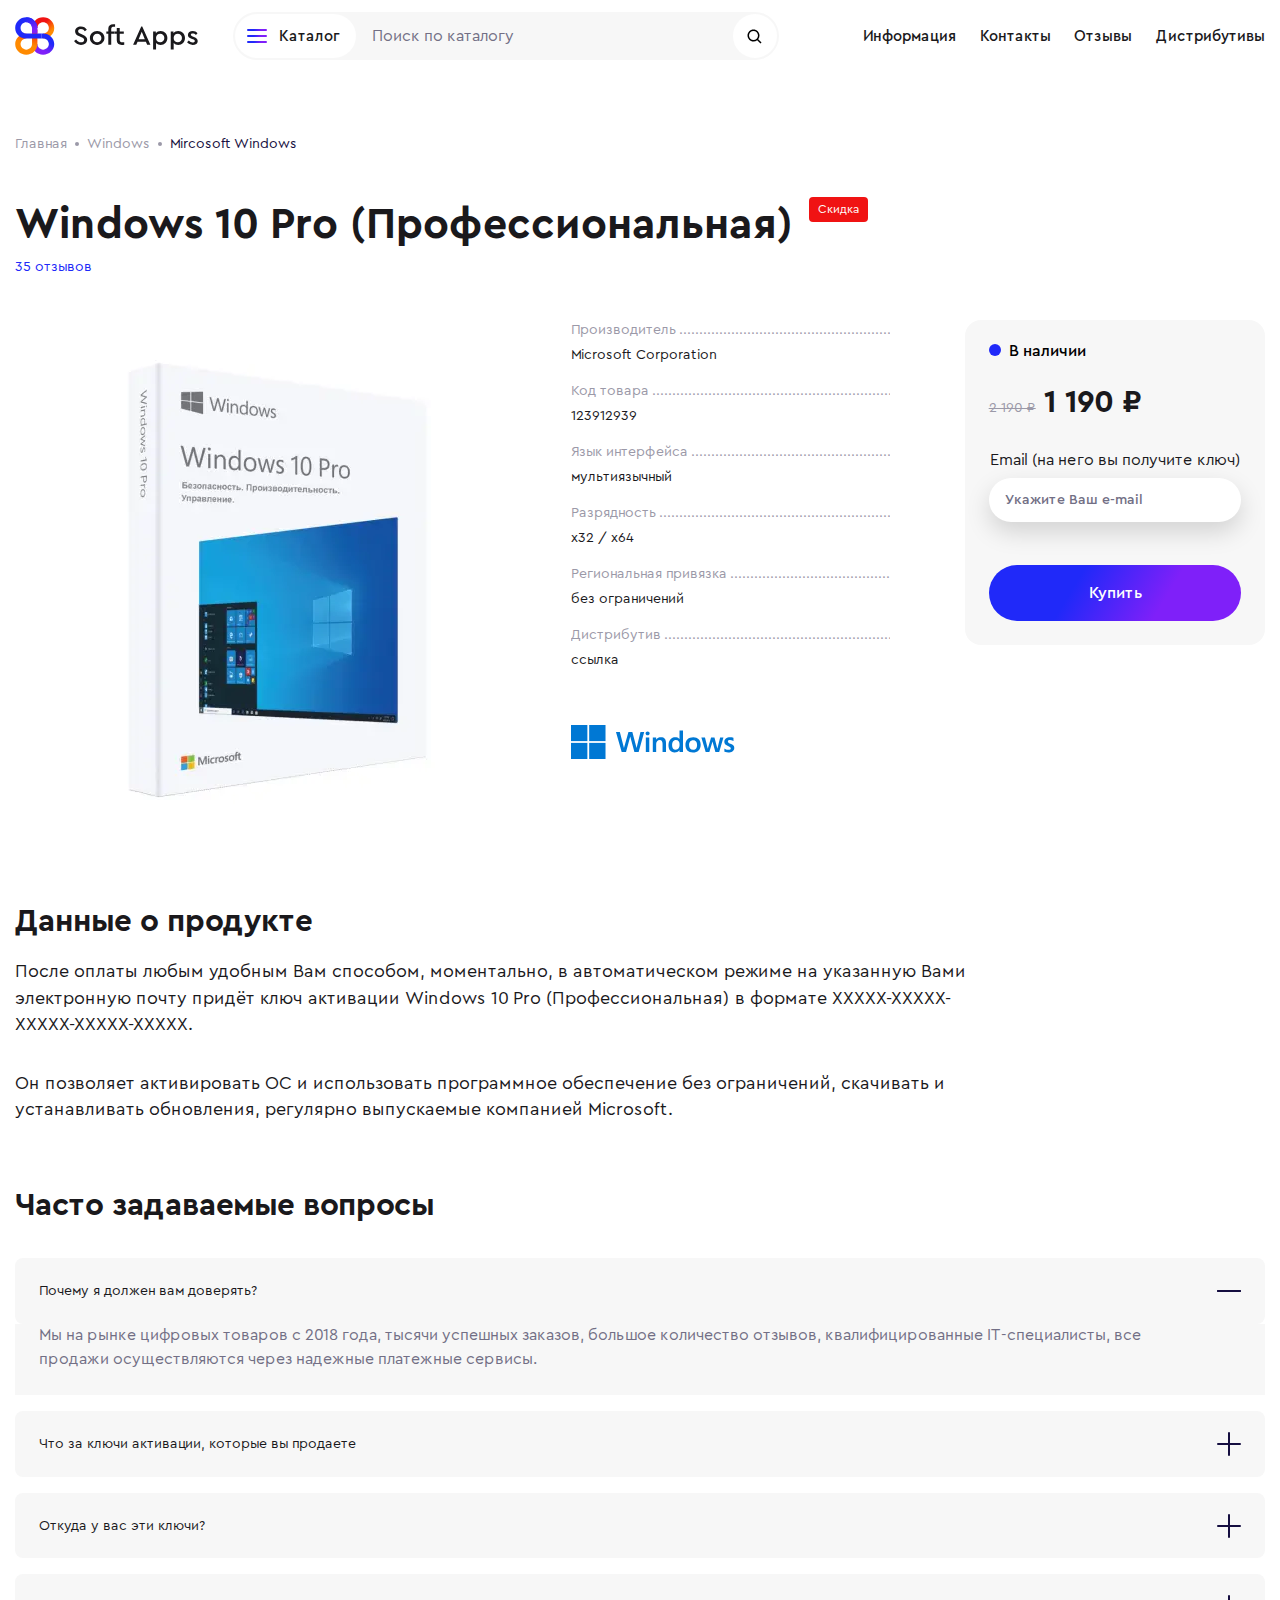
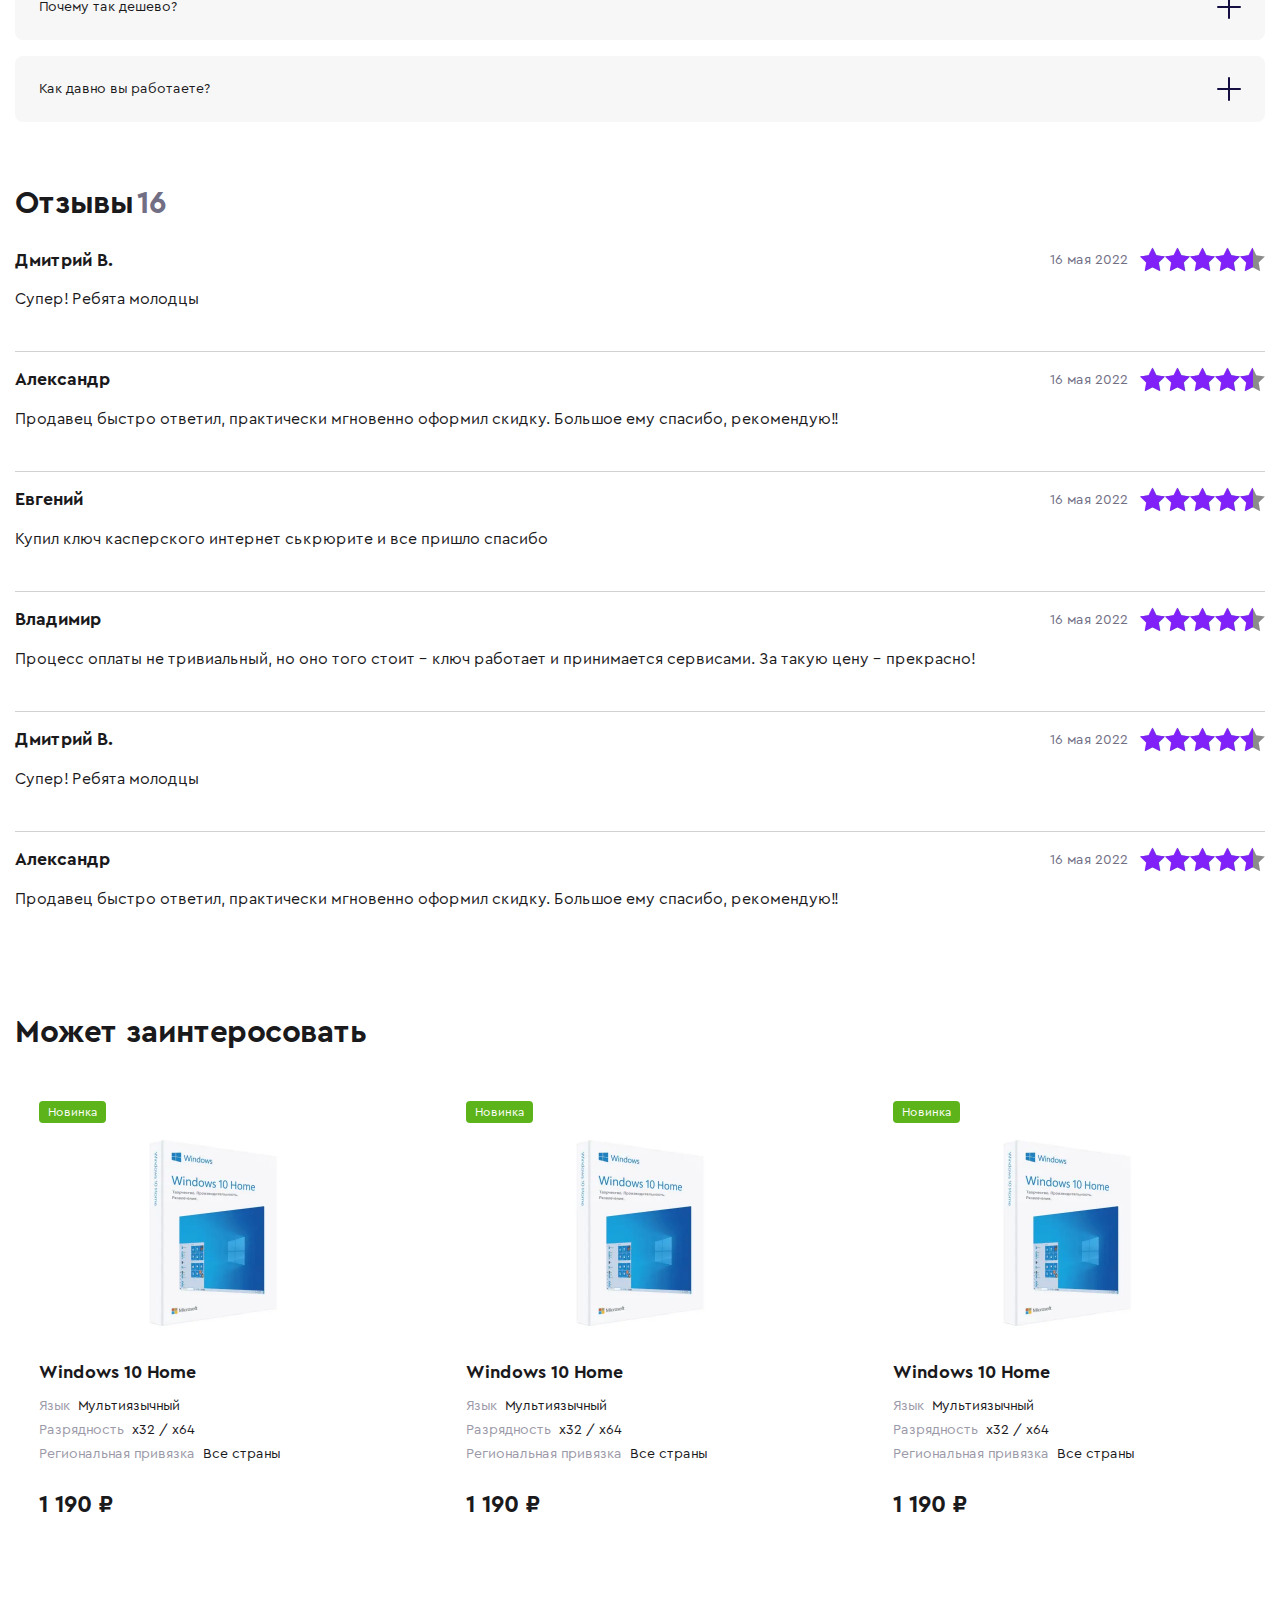
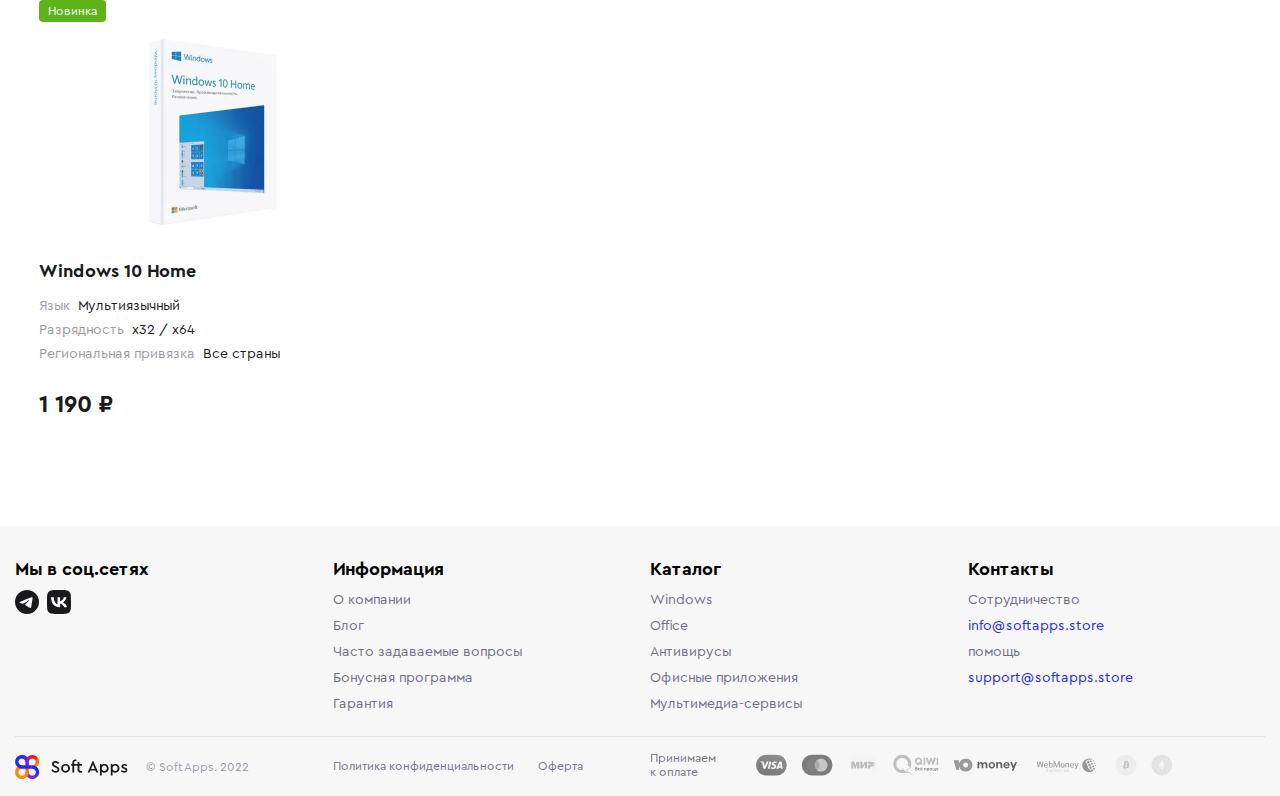
<file: product.html>
<!DOCTYPE html>
<html lang="ru">

<head>
	<title>Windows 10 Pro</title>
	<meta charset="UTF-8" />
	<meta name="format-detection" content="telephone=no" />
	<!-- <style>body{opacity: 0;}</style> -->
	<link rel="stylesheet" href="css/style.min.css?_v=20221021224829" />
	<link rel="icon" href="img/favicon.svg" sizes="any" type="image/svg+xml" />
	<!-- <meta name="robots" content="noindex, nofollow"> -->
	<meta name="viewport" content="width=device-width, initial-scale=1.0" />
</head>

<body>
	<div class="wrapper">
		<header class="header">
			<div class="header__container">
				<div class="header__inner">
					<a href="home.html" class="header__logo">
						<img src="img/logo.svg" alt="Soft Apps" />
					</a>
					<div class="header__menu menu">
						<div class="menu__desktop-menu desktop-menu">
							<div class="desktop-menu__inner">
								<div class="desktop-menu__wrapper">
									<div class="desktop-menu__burger">
										<div class="desktop-menu__burger-icon"><span></span></div>
										<p class="desktop-menu__burger-text">Каталог</p>
									</div>
									<form data-da=".menu__body, 540, first" action="#" class="desktop-menu__form">
										<input autocomplete="on" type="text" name="form[]" placeholder="Поиск по каталогу" class="desktop-menu__input" />
										<button type="submit" class="desktop-menu__search-button">
											<img src="img/icons/search.svg" alt="search" />
										</button>
									</form>
								</div>
								<div class="desktop-menu__modal-menu">
									<ul data-da=".menu__body,991, last" class="desktop-menu__list">
										<li class="desktop-menu__item">
											<a href="catalog.html" class="desktop-menu__link">Весь каталог товаров</a>
										</li>
										<li class="desktop-menu__item">
											<a href="catalog.html" class="desktop-menu__link">Интересное</a>
										</li>
										<li class="desktop-menu__item">
											<a href="catalog.html" class="desktop-menu__link">Призовые наборы</a>
										</li>
										<li class="desktop-menu__item">
											<a href="catalog.html" class="desktop-menu__link">Цифровые товары</a>
										</li>
										<li class="desktop-menu__item">
											<a href="catalog.html" class="desktop-menu__link">Ключи активации</a>
										</li>
									</ul>
								</div>
							</div>
						</div>
						<nav class="menu__body">
							<ul class="menu__list">
								<li class="menu__item">
									<a href="#" class="menu__link">Информация</a>
								</li>
								<li class="menu__item">
									<a href="#" class="menu__link">Контакты</a>
								</li>
								<li class="menu__item">
									<a href="#" class="menu__link">Отзывы</a>
								</li>
								<li class="menu__item">
									<a href="#" class="menu__link">Дистрибутивы</a>
								</li>
							</ul>
						</nav>
						<button type="button" class="menu__icon icon-menu"><span></span></button>
					</div>
				</div>
			</div>
		</header>

		<main class="page page_mod">
			<div class="page__breadcrumps">
				<div class="breadcrumps-block">
					<div class="breadcrumps-block__container">
						<div class="breadcrumps-block__inner">
							<a href="home.html" class="breadcrumps-block__past">Главная</a>
							<a href="catalog.html" class="breadcrumps-block__past">Windows</a>
							<span class="breadcrumps-block__active">Mircosoft Windows</span>
						</div>
					</div>
				</div>
			</div>
			<div class="page__product-preview product-preview">
				<div class="product-preview__container">
					<div class="product-preview__heading">
						<div class="product-preview__title">
							<h2 class="product-preview__title-value">Windows 10 Pro (Профессиональная)</h2>
							<span class="product-preview__title-discount">Скидка</span>
						</div>
						<div class="product-preview__reviews">
							<a href="#" class="product-preview__reviews-value">35 отзывов</a>
						</div>
					</div>

					<div class="product-preview__info">
						<div class="product-preview__info-inner">
							<div class="product-preview__image-ibg_contain">
								<picture><source srcset="img/product-page/1.webp" type="image/webp"><img src="img/product-page/1.jpg" alt="image" /></picture>
							</div>

							<div class="product-preview__options">
								<div class="product-preview__options-inner">
									<div class="product-preview__option">
										<div class="product-preview__label">
											<p class="product-preview__label-value">Производитель</p>
											<p class="product-preview__label-decor">
												........................................................................................................................................................
											</p>
										</div>
										<p class="product-preview__value">Microsoft Corporation</p>
									</div>
									<div class="product-preview__option">
										<div class="product-preview__label">
											<p class="product-preview__label-value">Код товара</p>
											<p class="product-preview__label-decor">
												........................................................................................................................................................
											</p>
										</div>
										<p class="product-preview__value">123912939</p>
									</div>
									<div class="product-preview__option">
										<div class="product-preview__label">
											<p class="product-preview__label-value">Язык интерфейса</p>
											<p class="product-preview__label-decor">
												........................................................................................................................................................
											</p>
										</div>
										<p class="product-preview__value">мультиязычный</p>
									</div>
									<div class="product-preview__option">
										<div class="product-preview__label">
											<p class="product-preview__label-value">Разрядность</p>
											<p class="product-preview__label-decor">
												........................................................................................................................................................
											</p>
										</div>
										<p class="product-preview__value">х32 / х64</p>
									</div>
									<div class="product-preview__option">
										<div class="product-preview__label">
											<p class="product-preview__label-value">Региональная привязка</p>
											<p class="product-preview__label-decor">
												........................................................................................................................................................
											</p>
										</div>
										<p class="product-preview__value">без ограничений</p>
									</div>
									<div class="product-preview__option">
										<div class="product-preview__label">
											<p class="product-preview__label-value">Дистрибутив</p>
											<p class="product-preview__label-decor">
												........................................................................................................................................................
											</p>
										</div>
										<p class="product-preview__value">ссылка</p>
									</div>
								</div>
								<a href="catalog.html" class="product-preview__icon">
									<img src="img/icons/win.svg" alt="Windows" />
								</a>
							</div>
						</div>
						<div class="product-preview__pricing">
							<div class="product-preview__availability">
								<div class="product-preview__status">
									<span class="product-preview__status-value">В наличии</span>
								</div>
								<div class="product-preview__price">
									<span class="product-preview__price-high">2 190 ₽</span>
									<span class="product-preview__price-actual">1 190 ₽</span>
								</div>
								<div class="product-preview__send">
									<form class="product-preview__form">
										<label for="email" class="product-preview__form-label">Email (на него вы получите ключ)</label>
										<input type="text" placeholder="Укажите Ваш e-mail" class="product-preview__input" />

										<button type="submit" class="product-preview__button-send">Купить</button>
									</form>
								</div>
							</div>
						</div>
					</div>
				</div>
			</div>

			<section class="page__product-data data-product">
				<div class="data-product__container">
					<h3 class="data-product__title title-section">Данные о продукте</h3>
					<div class="data-product__inner">
						<p class="data-product__text">
							После оплаты любым удобным Вам способом, моментально, в автоматическом режиме на указанную
							Вами электронную почту придёт ключ активации Windows 10 Pro (Профессиональная) в формате
							ХХХХХ-ХХХХХ-ХХХХХ-ХХХХХ-ХХХХХ.
						</p>

						<p class="data-product__text">
							Он позволяет активировать ОС и использовать программное обеспечение без ограничений, скачивать
							и устанавливать обновления, регулярно выпускаемые компанией Microsoft.
						</p>
					</div>
				</div>
			</section>

			<section class="page__product-questions questions-product">
				<div class="questions-product__container">
					<h3 class="questions-product__title title-section">Часто задаваемые вопросы</h3>
					<div class="questions-product__inner">
						<div data-spollers class="questions-product__spollers">
							<div class="questions-product__item">
								<button type="button" data-spoller class="questions-product__label _spoller-active">
									Почему я должен вам доверять?
								</button>
								<div class="questions-product__body">
									<div class="questions-product__content">
										Мы на рынке цифровых товаров с 2018 года, тысячи успешных заказов, большое количество
										отзывов, квалифицированные IT-специалисты, все продажи осуществляются через надежные
										платежные сервисы.
									</div>
								</div>
							</div>

							<div class="questions-product__item">
								<button type="button" data-spoller class="questions-product__label">
									Что за ключи активации, которые вы продаете
								</button>
								<div class="questions-product__body">
									<div class="questions-product__content">
										Мы на рынке цифровых товаров с 2018 года, тысячи успешных заказов, большое количество
										отзывов, квалифицированные IT-специалисты, все продажи осуществляются через надежные
										платежные сервисы.
									</div>
								</div>
							</div>

							<div class="questions-product__item">
								<button type="button" data-spoller class="questions-product__label">
									Откуда у вас эти ключи?
								</button>
								<div class="questions-product__body">
									<div class="questions-product__content">
										Мы на рынке цифровых товаров с 2018 года, тысячи успешных заказов, большое количество
										отзывов, квалифицированные IT-специалисты, все продажи осуществляются через надежные
										платежные сервисы.
									</div>
								</div>
							</div>

							<div class="questions-product__item">
								<button type="button" data-spoller class="questions-product__label">
									Почему так дешево?
								</button>
								<div class="questions-product__body">
									<div class="questions-product__content">
										Мы на рынке цифровых товаров с 2018 года, тысячи успешных заказов, большое количество
										отзывов, квалифицированные IT-специалисты, все продажи осуществляются через надежные
										платежные сервисы.
									</div>
								</div>
							</div>

							<div class="questions-product__item">
								<button type="button" data-spoller class="questions-product__label">
									Как давно вы работаете?
								</button>
								<div class="questions-product__body">
									<div class="questions-product__content">
										Мы на рынке цифровых товаров с 2018 года, тысячи успешных заказов, большое количество
										отзывов, квалифицированные IT-специалисты, все продажи осуществляются через надежные
										платежные сервисы.
									</div>
								</div>
							</div>
						</div>
					</div>
				</div>
			</section>

			<section class="page__product-reviews reviews-product">
				<div class="reviews-product__container">
					<div class="reviews-product__heading">
						<h3 class="reviews-product__title title-section">Отзывы</h3>
						<span class="reviews-product__reviews-value">16</span>
					</div>
					<div class="reviews-product__inner">
						<div class="reviews-product__item">
							<div class="reviews-product__info">
								<p class="reviews-product__name">Дмитрий В.</p>
								<div class="reviews-product__rating rating">
									<div class="rating__data">16 мая 2022</div>
									<div class="rating__body">
										<div class="rating__active"></div>
										<div class="rating__items">
											<input type="radio" class="rating__item" value="1" name="rating" />
											<input type="radio" class="rating__item" value="2" name="rating" />
											<input type="radio" class="rating__item" value="3" name="rating" />
											<input type="radio" class="rating__item" value="4" name="rating" />
											<input type="radio" class="rating__item" value="5" name="rating" />
										</div>
									</div>
									<div class="rating__value">4.5</div>
								</div>
							</div>
							<div class="reviews-product__review">
								<p>Супер! Ребята молодцы</p>
							</div>
						</div>
						<div class="reviews-product__item">
							<div class="reviews-product__info">
								<p class="reviews-product__name">Александр</p>
								<div class="reviews-product__rating rating">
									<div class="rating__data">16 мая 2022</div>
									<div class="rating__body">
										<div class="rating__active"></div>
										<div class="rating__items">
											<input type="radio" class="rating__item" value="1" name="rating" />
											<input type="radio" class="rating__item" value="2" name="rating" />
											<input type="radio" class="rating__item" value="3" name="rating" />
											<input type="radio" class="rating__item" value="4" name="rating" />
											<input type="radio" class="rating__item" value="5" name="rating" />
										</div>
									</div>
									<div class="rating__value">4.5</div>
								</div>
							</div>
							<div class="reviews-product__review">
								<p>
									Продавец быстро ответил, практически мгновенно оформил скидку. Большое ему спасибо,
									рекомендую!!
								</p>
							</div>
						</div>
						<div class="reviews-product__item">
							<div class="reviews-product__info">
								<p class="reviews-product__name">Евгений</p>
								<div class="reviews-product__rating rating">
									<div class="rating__data">16 мая 2022</div>
									<div class="rating__body">
										<div class="rating__active"></div>
										<div class="rating__items">
											<input type="radio" class="rating__item" value="1" name="rating" />
											<input type="radio" class="rating__item" value="2" name="rating" />
											<input type="radio" class="rating__item" value="3" name="rating" />
											<input type="radio" class="rating__item" value="4" name="rating" />
											<input type="radio" class="rating__item" value="5" name="rating" />
										</div>
									</div>
									<div class="rating__value">4.5</div>
								</div>
							</div>
							<div class="reviews-product__review">
								<p>Купил ключ касперского интернет ськрюрите и все пришло спасибо</p>
							</div>
						</div>
						<div class="reviews-product__item">
							<div class="reviews-product__info">
								<p class="reviews-product__name">Владимир</p>
								<div class="reviews-product__rating rating">
									<div class="rating__data">16 мая 2022</div>
									<div class="rating__body">
										<div class="rating__active"></div>
										<div class="rating__items">
											<input type="radio" class="rating__item" value="1" name="rating" />
											<input type="radio" class="rating__item" value="2" name="rating" />
											<input type="radio" class="rating__item" value="3" name="rating" />
											<input type="radio" class="rating__item" value="4" name="rating" />
											<input type="radio" class="rating__item" value="5" name="rating" />
										</div>
									</div>
									<div class="rating__value">4.5</div>
								</div>
							</div>
							<div class="reviews-product__review">
								<p>
									Процесс оплаты не тривиальный, но оно того стоит - ключ работает и принимается сервисами.
									За такую цену - прекрасно!
								</p>
							</div>
						</div>
						<div class="reviews-product__item">
							<div class="reviews-product__info">
								<p class="reviews-product__name">Дмитрий В.</p>
								<div class="reviews-product__rating rating">
									<div class="rating__data">16 мая 2022</div>
									<div class="rating__body">
										<div class="rating__active"></div>
										<div class="rating__items">
											<input type="radio" class="rating__item" value="1" name="rating" />
											<input type="radio" class="rating__item" value="2" name="rating" />
											<input type="radio" class="rating__item" value="3" name="rating" />
											<input type="radio" class="rating__item" value="4" name="rating" />
											<input type="radio" class="rating__item" value="5" name="rating" />
										</div>
									</div>
									<div class="rating__value">4.5</div>
								</div>
							</div>
							<div class="reviews-product__review">
								<p>Супер! Ребята молодцы</p>
							</div>
						</div>
						<div class="reviews-product__item">
							<div class="reviews-product__info">
								<p class="reviews-product__name">Александр</p>
								<div class="reviews-product__rating rating">
									<div class="rating__data">16 мая 2022</div>
									<div class="rating__body">
										<div class="rating__active"></div>
										<div class="rating__items">
											<input type="radio" class="rating__item" value="1" name="rating" />
											<input type="radio" class="rating__item" value="2" name="rating" />
											<input type="radio" class="rating__item" value="3" name="rating" />
											<input type="radio" class="rating__item" value="4" name="rating" />
											<input type="radio" class="rating__item" value="5" name="rating" />
										</div>
									</div>
									<div class="rating__value">4.5</div>
								</div>
							</div>
							<div class="reviews-product__review">
								<p>
									Продавец быстро ответил, практически мгновенно оформил скидку. Большое ему спасибо,
									рекомендую!!
								</p>
							</div>
						</div>
					</div>
				</div>
			</section>

			<section class="page__products-interesting interesting-products">
				<div class="interesting-products__container">
					<h3 class="interesting-products__title title-section">Может заинтеросовать</h3>
					<div class="interesting-products__inner">
						<div class="products-block">
							<a href="product.html" class="products-block__item">
								<div class="products-block__image-ibg_contain">
									<picture><source srcset="img/popular-products/1.webp" type="image/webp"><img src="img/popular-products/1.jpg" alt="windows" /></picture>
								</div>

								<p class="products-block__title">Windows 10 Home</p>
								<div class="products-block__properties">
									<div class="products-block__property">
										<p class="products-block__option">Язык</p>
										<p class="products-block__value">Мультиязычный</p>
									</div>
									<div class="products-block__property">
										<p class="products-block__option">Разрядность</p>
										<p class="products-block__value">х32 / х64</p>
									</div>
									<div class="products-block__property">
										<p class="products-block__option">Региональная привязка</p>
										<p class="products-block__value">Все страны</p>
									</div>
								</div>
								<span class="products-block__price">1 190 ₽</span>

								<p class="products-block__novelty">Новинка</p>
							</a>
							<a href="product.html" class="products-block__item">
								<div class="products-block__image-ibg_contain">
									<picture><source srcset="img/popular-products/1.webp" type="image/webp"><img src="img/popular-products/1.jpg" alt="windows" /></picture>
								</div>

								<p class="products-block__title">Windows 10 Home</p>
								<div class="products-block__properties">
									<div class="products-block__property">
										<p class="products-block__option">Язык</p>
										<p class="products-block__value">Мультиязычный</p>
									</div>
									<div class="products-block__property">
										<p class="products-block__option">Разрядность</p>
										<p class="products-block__value">х32 / х64</p>
									</div>
									<div class="products-block__property">
										<p class="products-block__option">Региональная привязка</p>
										<p class="products-block__value">Все страны</p>
									</div>
								</div>
								<span class="products-block__price">1 190 ₽</span>

								<p class="products-block__novelty">Новинка</p>
							</a>
							<a href="product.html" class="products-block__item">
								<div class="products-block__image-ibg_contain">
									<picture><source srcset="img/popular-products/1.webp" type="image/webp"><img src="img/popular-products/1.jpg" alt="windows" /></picture>
								</div>

								<p class="products-block__title">Windows 10 Home</p>
								<div class="products-block__properties">
									<div class="products-block__property">
										<p class="products-block__option">Язык</p>
										<p class="products-block__value">Мультиязычный</p>
									</div>
									<div class="products-block__property">
										<p class="products-block__option">Разрядность</p>
										<p class="products-block__value">х32 / х64</p>
									</div>
									<div class="products-block__property">
										<p class="products-block__option">Региональная привязка</p>
										<p class="products-block__value">Все страны</p>
									</div>
								</div>
								<span class="products-block__price">1 190 ₽</span>

								<p class="products-block__novelty">Новинка</p>
							</a>
							<a href="product.html" class="products-block__item">
								<div class="products-block__image-ibg_contain">
									<picture><source srcset="img/popular-products/1.webp" type="image/webp"><img src="img/popular-products/1.jpg" alt="windows" /></picture>
								</div>

								<p class="products-block__title">Windows 10 Home</p>
								<div class="products-block__properties">
									<div class="products-block__property">
										<p class="products-block__option">Язык</p>
										<p class="products-block__value">Мультиязычный</p>
									</div>
									<div class="products-block__property">
										<p class="products-block__option">Разрядность</p>
										<p class="products-block__value">х32 / х64</p>
									</div>
									<div class="products-block__property">
										<p class="products-block__option">Региональная привязка</p>
										<p class="products-block__value">Все страны</p>
									</div>
								</div>
								<span class="products-block__price">1 190 ₽</span>

								<p class="products-block__novelty">Новинка</p>
							</a>
						</div>
					</div>
				</div>
			</section>
		</main>
		<footer class="footer">
			<div class="footer__container">
				<div class="footer__inner">
					<div data-spollers="560,max" class="footer__spollers">
						<div class="footer__column">
							<button type="button" data-spoller class="footer__title _spoller-active">Мы в соц.сетях</button>

							<div class="footer__column-wrapper">
								<ul class="footer__column-body footer__column-body_social">
									<li class="footer__column-item">
										<a href="#"><img src="img/icons/tg.svg" alt="telegram" /></a>
									</li>
									<li class="footer__column-item">
										<a href="#"><img src="img/icons/vk.svg" alt="vk" /></a>
									</li>
								</ul>
							</div>
						</div>
						<div class="footer__column">
							<button type="button" data-spoller class="footer__title">Информация</button>

							<div class="footer__column-wrapper">
								<ul class="footer__column-body">
									<li class="footer__column-item">
										<a href="#" class="footer__column-link"> О компании </a>
									</li>

									<li class="footer__column-item">
										<a href="#" class="footer__column-link"> Блог </a>
									</li>

									<li class="footer__column-item">
										<a href="#" class="footer__column-link"> Часто задаваемые вопросы </a>
									</li>

									<li class="footer__column-item">
										<a href="#" class="footer__column-link"> Бонусная программа </a>
									</li>

									<li class="footer__column-item">
										<a href="#" class="footer__column-link"> Гарантия </a>
									</li>
								</ul>
							</div>
						</div>
						<div class="footer__column">
							<button type="button" data-spoller class="footer__title">Каталог</button>

							<div class="footer__column-wrapper">
								<ul class="footer__column-body">
									<li class="footer__column-item">
										<a href="catalog.html" class="footer__column-link"> Windows </a>
									</li>

									<li class="footer__column-item">
										<a href="catalog.html" class="footer__column-link"> Office </a>
									</li>

									<li class="footer__column-item">
										<a href="catalog.html" class="footer__column-link"> Антивирусы </a>
									</li>

									<li class="footer__column-item">
										<a href="catalog.html" class="footer__column-link">Офисные приложения </a>
									</li>

									<li class="footer__column-item">
										<a href="catalog.html" class="footer__column-link"> Мультимедиа-сервисы </a>
									</li>
								</ul>
							</div>
						</div>
						<div class="footer__column">
							<button type="button" data-spoller class="footer__title">Контакты</button>
							<div class="footer__column-wrapper">
								<ul class="footer__column-body">
									<li class="footer__column-item">
										<a href="#" class="footer__column-link"> Сотрудничество </a>
									</li>
									<li class="footer__column-item">
										<a href="mailto:info@softapps.store" class="footer__column-link footer__column-link_mod">
											info@softapps.store
										</a>
									</li>
									<li class="footer__column-item">
										<a href="#" class="footer__column-link"> помощь </a>
									</li>
									<li class="footer__column-item">
										<a href="mailto:support@softapps.store" class="footer__column-link footer__column-link_mod">support@softapps.store</a>
									</li>
								</ul>
							</div>
						</div>
					</div>
				</div>
				<div class="footer__bottom footer-bottom">
					<div class="footer-bottom__inner">
						<div class="footer-bottom__column">
							<div class="footer-bottom__info">
								<div class="footer-bottom__logo">
									<a href="home.html" class="footer-bottom__logo-icon">
										<img src="img/logo.svg" alt="Soft Apps" />
									</a>
									<p class="footer-bottom__logo-info">© Soft Apps. 2022</p>
								</div>
								<div class="footer-bottom__rights">
									<a href="#" class="footer-bottom__agree">Политика конфиденциальности</a>
									<a href="#" class="footer-bottom__offer">Оферта</a>
								</div>
							</div>
						</div>
						<div class="footer-bottom__column">
							<div class="footer-bottom__payment">
								<p class="footer-bottom__payment-title">Принимаем к оплате</p>
								<div class="footer-bottom__payment-items">
									<a href="#" class="footer-bottom__payment-item">
										<img src="img/icons/visa.svg" alt="visa" />
									</a>
									<a href="#" class="footer-bottom__payment-item">
										<img src="img/icons/mastercard.svg" alt="mastercard" />
									</a>
									<a href="#" class="footer-bottom__payment-item">
										<img src="img/icons/peace.svg" alt="Мир" />
									</a>
									<a href="#" class="footer-bottom__payment-item">
										<img src="img/icons/qiwi.svg" alt="qiwi" />
									</a>
									<a href="#" class="footer-bottom__payment-item">
										<img src="img/icons/moneyyandex.svg" alt="Яндекс деньги" />
									</a>
									<a href="#" class="footer-bottom__payment-item">
										<img src="img/icons/webmoney.svg" alt="Webmoney" />
									</a>
									<a href="#" class="footer-bottom__payment-item">
										<img src="img/icons/bit.svg" alt="Bitcoin" />
									</a>
									<a href="#" class="footer-bottom__payment-item">
										<img src="img/icons/bit-2.svg" alt="Bitcoin" />
									</a>
								</div>
							</div>
						</div>
					</div>
				</div>
			</div>
		</footer>

	</div>
	<!-- <div id="popup" aria-hidden="true" class="popup">
	<div class="popup__wrapper">
		<div class="popup__content">
			<button data-close type="button" class="popup__close">Закрыть</button>
			<div class="popup__text">
				Text
			</div>
		</div>
	</div>
</div> -->
	<script src="js/app.min.js?_v=20221021224829"></script>
</body>

</html>
</file>
<file: css/style.min.css>
@charset "UTF-8";@font-face{font-family:CeraPro;font-display:swap;src:url(../fonts/CeraPro-Bold.woff2) format("woff2"),url(../fonts/CeraPro-Bold.woff) format("woff");font-weight:700;font-style:normal}@font-face{font-family:CeraPro;font-display:swap;src:url(../fonts/CeraPro-Medium.woff2) format("woff2"),url(../fonts/CeraPro-Medium.woff) format("woff");font-weight:500;font-style:normal}@font-face{font-family:CeraPro;font-display:swap;src:url(../fonts/CeraPro-Regular.woff2) format("woff2"),url(../fonts/CeraPro-Regular.woff) format("woff");font-weight:400;font-style:normal}@font-face{font-family:icons;font-display:swap;src:url(../fonts/icomoon.woff2) format("woff2"),url(../fonts/icomoon.woff) format("woff");font-weight:400;font-style:normal}.footer__title::before,.rating__active::before,.rating__body::before,.slider-categories__button-next::before,.slider-categories__button-prev::before,[class*=_icon-]:before{font-family:icons;font-style:normal;font-weight:400;font-variant:normal;text-transform:none;line-height:1;-webkit-font-smoothing:antialiased;-moz-osx-font-smoothing:grayscale}[class*=_icon-]:before{display:block}._icon-arrow-slider:before{content:"\e900"}._icon-star:before{content:"\e901"}*{padding:0;margin:0;border:0}*,:after,:before{-webkit-box-sizing:border-box;box-sizing:border-box}body,html{height:100%;min-width:320px}body{color:#1a191c;line-height:1;font-family:CeraPro;font-size:.875rem;-ms-text-size-adjust:100%;-moz-text-size-adjust:100%;-webkit-text-size-adjust:100%;-webkit-font-smoothing:antialiased;-moz-osx-font-smoothing:grayscale}button,input,textarea{font-family:CeraPro;font-size:inherit}button{cursor:pointer;color:inherit;background-color:inherit}a{color:inherit}a:link,a:visited{text-decoration:none}a:hover{text-decoration:none}ul li{list-style:none}img{vertical-align:top}h1,h2,h3,h4,h5,h6{font-weight:inherit;font-size:inherit}.lock body{overflow:hidden;-ms-touch-action:none;touch-action:none}.wrapper{min-height:100%;display:-webkit-box;display:-ms-flexbox;display:flex;-webkit-box-orient:vertical;-webkit-box-direction:normal;-ms-flex-direction:column;flex-direction:column;overflow:hidden}.wrapper>main{-webkit-box-flex:1;-ms-flex:1 1 auto;flex:1 1 auto}.wrapper>*{min-width:0}.background-image{position:absolute;width:100%;height:100%;top:0;left:0;-o-object-fit:cover;object-fit:cover}[class*=__container]{max-width:81.5rem;-webkit-box-sizing:content-box;box-sizing:content-box;margin:0 auto;padding:0 .9375rem}.rating{display:-webkit-box;display:-ms-flexbox;display:flex;-webkit-box-align:center;-ms-flex-align:center;align-items:center;line-height:1;-webkit-transition:opacity .3s ease 0s;-o-transition:opacity .3s ease 0s;transition:opacity .3s ease 0s;gap:.75rem}.rating.rating_sending{opacity:.2}.rating.rating_set .rating__active,.rating.rating_set .rating__item{cursor:pointer}.rating__body{position:relative}.rating__data{font-size:.875rem;line-height:143%;color:#726f85}.rating__body::before{content:"\e901\e901\e901\e901\e901";display:block;font-size:1.5rem;opacity:.5}.rating__active{position:absolute;width:0%;height:100%;top:0;left:0;overflow:hidden}.rating__active::before{content:"\e901\e901\e901\e901\e901";position:absolute;width:100%;height:100%;top:0;left:0;color:#8021f9;font-size:1.5rem}.rating__items{display:-webkit-box;display:-ms-flexbox;display:flex;position:absolute;width:100%;height:100%;top:0;left:0}.rating__item{-webkit-box-flex:0;-ms-flex:0 0 20%;flex:0 0 20%;height:100%;opacity:0}.rating__value{font-size:50%;line-height:1;padding:0 0 0 10px;display:none}[class*=-ibg]{position:relative}[class*=-ibg] img{position:absolute;width:100%;height:100%;top:0;left:0;-o-object-fit:cover;object-fit:cover}[class*=-ibg_contain] img{-o-object-fit:contain;object-fit:contain}.title-section{font-weight:700;font-size:32px;line-height:130%;color:#1a191c}.products-block{display:-ms-grid;display:grid;grid-template-columns:repeat(auto-fit,minmax(18.125rem,1fr));gap:32px}.products-block__item{display:-webkit-box;display:-ms-flexbox;display:flex;-webkit-box-orient:vertical;-webkit-box-direction:normal;-ms-flex-direction:column;flex-direction:column;padding:24px;position:relative;-webkit-transition:-webkit-box-shadow .3s ease 0s;transition:-webkit-box-shadow .3s ease 0s;-o-transition:box-shadow .3s ease 0s;transition:box-shadow .3s ease 0s;transition:box-shadow .3s ease 0s,-webkit-box-shadow .3s ease 0s}.products-block__image-ibg_contain{padding-bottom:14rem;margin-top:1.25rem}.products-block__image-ibg_contain:not(:last-child){margin-bottom:1rem}.products-block__title{font-weight:700;font-size:18px;line-height:133%;color:#1a191c}.products-block__title:not(:last-child){margin-bottom:.75rem}.products-block__properties{display:-ms-grid;display:grid;gap:.25rem;-webkit-box-flex:1;-ms-flex:1 1 auto;flex:1 1 auto}.products-block__properties:not(:last-child){margin-bottom:1.625rem}.products-block__property{display:-webkit-box;display:-ms-flexbox;display:flex;-webkit-box-align:start;-ms-flex-align:start;align-items:flex-start;-ms-flex-wrap:wrap;flex-wrap:wrap;gap:.5rem;row-gap:.25rem}.products-block__option{font-size:.875rem;line-height:143%;color:#9b99a8}.products-block__value{font-size:.875rem;line-height:143%;color:#1a191c}.products-block__price{font-weight:700;font-size:24px;line-height:133%;color:#1a191c}.products-block__novelty{top:24px;left:24px;position:absolute;background:#5db41a;border-radius:.25rem;padding:.25rem .5625rem;font-size:.75rem;line-height:117%;color:#fff}.breadcrumps-block__inner{display:-webkit-box;display:-ms-flexbox;display:flex;-webkit-box-align:center;-ms-flex-align:center;align-items:center;-webkit-box-pack:start;-ms-flex-pack:start;justify-content:flex-start;gap:1.25rem;overflow-x:auto;padding-bottom:.625rem;font-size:.875rem;line-height:143%}.breadcrumps-block__past{position:relative;white-space:nowrap;color:#9b99a8}.breadcrumps-block__past::after{content:"";position:absolute;top:50%;right:-.625rem;width:.25rem;height:.25rem;border-radius:50%;background-color:#9b99a8;-webkit-transform:translate(2px,-50%);-ms-transform:translate(2px,-50%);transform:translate(2px,-50%)}.breadcrumps-block__active{white-space:nowrap;color:#150e40;pointer-events:none}.header{position:relative;z-index:2}.header__inner{display:-webkit-box;display:-ms-flexbox;display:flex;-webkit-box-align:start;-ms-flex-align:start;align-items:flex-start;-webkit-box-pack:justify;-ms-flex-pack:justify;justify-content:space-between;gap:32px;padding:.75rem 0;-webkit-transition:-webkit-transform .3s ease 0s;transition:-webkit-transform .3s ease 0s;-o-transition:transform .3s ease 0s;transition:transform .3s ease 0s;transition:transform .3s ease 0s,-webkit-transform .3s ease 0s}.header__logo{-ms-flex-item-align:center;-ms-grid-row-align:center;align-self:center}.header__logo img{width:12rem;width:192px}.header__menu{-webkit-box-flex:1;-ms-flex:1 1 auto;flex:1 1 auto}.menu{display:-webkit-box;display:-ms-flexbox;display:flex;-webkit-box-align:start;-ms-flex-align:start;align-items:flex-start;-webkit-box-pack:justify;-ms-flex-pack:justify;justify-content:space-between;gap:1.25rem}.menu__desktop-menu{-webkit-box-flex:0;-ms-flex:0 1 34.125rem;flex:0 1 34.125rem}.menu__body{-webkit-box-flex:1;-ms-flex:1 0 25rem;flex:1 0 25rem;padding-top:1rem}.menu__list{display:-webkit-box;display:-ms-flexbox;display:flex;-webkit-box-align:start;-ms-flex-align:start;align-items:flex-start;-webkit-box-pack:end;-ms-flex-pack:end;justify-content:flex-end;-ms-flex-wrap:wrap;flex-wrap:wrap;gap:24px;row-gap:1.125rem}.menu__link{font-weight:500;font-size:.9375rem;line-height:120%;color:#1a191c;padding:.625rem 0;-webkit-transition:color .3s ease 0s;-o-transition:color .3s ease 0s;transition:color .3s ease 0s}.desktop-menu__inner{position:relative;z-index:4}.desktop-menu__wrapper{position:relative;z-index:2;display:-webkit-box;display:-ms-flexbox;display:flex;-webkit-box-align:center;-ms-flex-align:center;align-items:center;gap:1rem;padding:.125rem .125rem .125rem .125rem;background:#f7f7f7;border-radius:2.5rem}.desktop-menu__burger{display:-webkit-box;display:-ms-flexbox;display:flex;-webkit-box-align:center;-ms-flex-align:center;align-items:center;gap:.75rem;min-height:2.75rem;padding:.625rem 1rem .625rem .75rem;cursor:pointer;background:-o-linear-gradient(bottom,#fff,#fff),-o-linear-gradient(329.1deg,#2029f9 34.15%,#7f20f9 68.94%);background:linear-gradient(0deg,#fff,#fff),linear-gradient(120.9deg,#2029f9 34.15%,#7f20f9 68.94%);border-radius:2.625rem;-webkit-transition:-webkit-box-shadow .3s ease 0s;transition:-webkit-box-shadow .3s ease 0s;-o-transition:box-shadow .3s ease 0s;transition:box-shadow .3s ease 0s;transition:box-shadow .3s ease 0s,-webkit-box-shadow .3s ease 0s}.desktop-menu__burger-icon{pointer-events:none;display:block;position:relative;width:1.25rem;height:.875rem;z-index:5}.desktop-menu__burger-icon span,.desktop-menu__burger-icon::after,.desktop-menu__burger-icon::before{content:"";-webkit-transition:all .3s ease 0s;-o-transition:all .3s ease 0s;transition:all .3s ease 0s;right:0;position:absolute;width:100%;height:.125rem;background:-o-linear-gradient(329.1deg,#2029f9 34.15%,#7f20f9 68.94%);background:linear-gradient(120.9deg,#2029f9 34.15%,#7f20f9 68.94%);border-radius:.125rem}.desktop-menu__burger-icon::before{top:0}.desktop-menu__burger-icon::after{bottom:0}.desktop-menu__burger-icon span{top:calc(50% - .0625rem)}.desktop-menu__burger-text{pointer-events:none;font-weight:500;font-size:.9375rem;line-height:100%}.desktop-menu__form{-webkit-box-flex:1;-ms-flex:1 1 auto;flex:1 1 auto;display:-webkit-box;display:-ms-flexbox;display:flex;-webkit-box-align:center;-ms-flex-align:center;align-items:center;-webkit-box-pack:justify;-ms-flex-pack:justify;justify-content:space-between;gap:1.25rem}.desktop-menu__input{-webkit-box-flex:1;-ms-flex:1 1 auto;flex:1 1 auto;height:2.5rem;background:#f7f7f7;font-size:1rem;line-height:150%;width:9.375rem}.desktop-menu__input::-webkit-input-placeholder{color:#726f85}.desktop-menu__input::-moz-placeholder{color:#726f85}.desktop-menu__input:-ms-input-placeholder{color:#726f85}.desktop-menu__input::-ms-input-placeholder{color:#726f85}.desktop-menu__input::placeholder{color:#726f85}.desktop-menu__input:focus{outline:0}.desktop-menu__search-button{min-height:2.75rem;min-width:2.75rem;background:-webkit-gradient(linear,left bottom,left top,from(#fff),to(#fff));background:-o-linear-gradient(bottom,#fff,#fff);background:linear-gradient(0deg,#fff,#fff);border-radius:2.625rem;display:-webkit-box;display:-ms-flexbox;display:flex;-webkit-box-align:center;-ms-flex-align:center;align-items:center;-webkit-box-pack:center;-ms-flex-pack:center;justify-content:center;-webkit-transition:-webkit-box-shadow .3s ease 0s;transition:-webkit-box-shadow .3s ease 0s;-o-transition:box-shadow .3s ease 0s;transition:box-shadow .3s ease 0s;transition:box-shadow .3s ease 0s,-webkit-box-shadow .3s ease 0s}.desktop-menu__modal-menu{position:absolute;opacity:0;visibility:hidden;top:0;left:0;-webkit-transition:all .2s ease 0s;-o-transition:all .2s ease 0s;transition:all .2s ease 0s;z-index:4}.desktop-menu__modal-menu._active{top:calc(100% + .625rem);visibility:visible;opacity:1}.desktop-menu__list{padding:1rem .75rem;border-radius:.625rem;display:-ms-grid;display:grid;gap:.625rem}.desktop-menu__link{display:block;padding:.3125rem 0;font-size:1rem;-webkit-transition:color .3s ease 0s;-o-transition:color .3s ease 0s;transition:color .3s ease 0s}.icon-menu{display:none}.footer{background:#f7f7f7}.footer__inner{padding:1.5rem 0 1.375rem 0;border-bottom:1px solid #e2e1e2}.footer__spollers{display:-webkit-box;display:-ms-flexbox;display:flex;-webkit-box-align:start;-ms-flex-align:start;align-items:flex-start;-webkit-box-pack:justify;-ms-flex-pack:justify;justify-content:space-between;gap:1.25rem;-ms-flex-wrap:wrap;flex-wrap:wrap}.footer__column{-webkit-box-flex:1;-ms-flex:1 1 calc(25% - 1.25rem);flex:1 1 calc(25% - 1.25rem)}.footer__title{font-weight:700;font-size:1.125rem;line-height:133%;color:#000;padding:.5rem 0;width:100%;text-align:left}.footer__title::before{content:"\e900";display:none}.footer__column-body{display:-ms-grid;display:grid;gap:.375rem}.footer__column-body_social{display:-webkit-box;display:-ms-flexbox;display:flex;-webkit-box-align:center;-ms-flex-align:center;align-items:center;gap:.5rem}.footer__column-link{font-size:.875rem;line-height:143%;color:#726f85;-webkit-transition:color .3s ease 0s;-o-transition:color .3s ease 0s;transition:color .3s ease 0s}.footer__column-link_mod{color:#2029f9}.footer-bottom__inner{padding:.875rem 0;display:-ms-grid;display:grid;gap:1.25rem;row-gap:1.875rem}.footer-bottom__info{display:-ms-grid;display:grid;gap:1.25rem;-webkit-box-align:center;-ms-flex-align:center;align-items:center;-ms-flex-line-pack:start;align-content:flex-start}.footer-bottom__logo{display:-webkit-box;display:-ms-flexbox;display:flex;gap:1rem;-webkit-box-align:start;-ms-flex-align:start;align-items:flex-start}.footer-bottom__logo-icon{display:block}.footer-bottom__logo-icon img{width:7.1875rem}.footer-bottom__logo-info{padding:.3125rem 0;font-size:.75rem;line-height:117%;color:#9b99a8;white-space:nowrap}.footer-bottom__rights{display:-webkit-box;display:-ms-flexbox;display:flex;gap:1.5rem;-ms-flex-wrap:wrap;flex-wrap:wrap;-webkit-box-align:start;-ms-flex-align:start;align-items:flex-start;row-gap:0}.footer-bottom__rights a{padding:.3125rem 0;font-size:.75rem;line-height:177%;color:#726f85;-webkit-transition:color .3s ease 0s;-o-transition:color .3s ease 0s;transition:color .3s ease 0s}.footer-bottom__agree{display:inline-block}.footer-bottom__offer{display:inline-block}.footer-bottom__payment{display:-webkit-box;display:-ms-flexbox;display:flex;gap:2.5rem}.footer-bottom__payment-title{font-size:.75rem;line-height:117%;max-width:4.125rem;color:#726f85}.footer-bottom__payment-items{display:-webkit-box;display:-ms-flexbox;display:flex;-webkit-box-align:center;-ms-flex-align:center;align-items:center;gap:.875rem;-webkit-filter:grayscale(100%);filter:grayscale(100%);opacity:.6}.page__preview-slider:first-child{margin-top:55px}.page__preview-slider:not(:last-child){margin-bottom:46px}.page__categories:not(:last-child){margin-bottom:60px}.page__popular-products:not(:last-child){margin-bottom:64px}.page__blog:not(:last-child){margin-bottom:69px}.page__banner:not(:last-child){margin-bottom:64px}.page__benefits:not(:last-child){margin-bottom:64px}.page__benefits:last-child{margin-bottom:78px}.preview-slider__slider{border-radius:1rem;position:relative}.preview-slider__slide{border-radius:1rem;overflow:hidden}.preview-slider__slide-wrapper{position:relative}.preview-slider__content{padding:46px;padding-bottom:46px;padding-left:100px;min-height:412px;height:100%;display:-webkit-box;display:-ms-flexbox;display:flex;-webkit-box-orient:vertical;-webkit-box-direction:normal;-ms-flex-direction:column;flex-direction:column}.preview-slider__title{-webkit-box-flex:1;-ms-flex:1 1 auto;flex:1 1 auto;font-weight:700;font-size:44px;line-height:130%;color:#1a191c}.preview-slider__title:not(:last-child){margin-bottom:1.25rem}.preview-slider__link{-ms-flex-item-align:start;align-self:flex-start;display:inline-block;background:-o-linear-gradient(135deg,#ff8a01 16.49%,#9813f0 62.23%);background:linear-gradient(315deg,#ff8a01 16.49%,#9813f0 62.23%);border-radius:6.25rem;padding:1.25rem 2rem;text-align:center;font-weight:500;font-size:1rem;line-height:100%;color:#fff;-webkit-transition:-webkit-transform .3s ease 0s;transition:-webkit-transform .3s ease 0s;-o-transition:transform .3s ease 0s;transition:transform .3s ease 0s;transition:transform .3s ease 0s,-webkit-transform .3s ease 0s}.preview-slider__image{z-index:-1}.preview-slider__prev-button{position:absolute;top:50%;-webkit-transform:translate(0,-50%);-ms-transform:translate(0,-50%);transform:translate(0,-50%);left:24px;background:#fff;opacity:.7;border-radius:50%;width:2.75rem;height:2.75rem;-webkit-transition:-webkit-transform .3s ease 0s;transition:-webkit-transform .3s ease 0s;-o-transition:transform .3s ease 0s;transition:transform .3s ease 0s;transition:transform .3s ease 0s,-webkit-transform .3s ease 0s}.preview-slider__next-button{position:absolute;top:50%;width:2.75rem;height:2.75rem;right:24px;-webkit-transform:translate(0,-50%) rotate(180deg);-ms-transform:translate(0,-50%) rotate(180deg);transform:translate(0,-50%) rotate(180deg);background:#fff;opacity:.7;border-radius:50%;width:2.75rem;height:2.75rem;-webkit-transition:-webkit-transform .3s ease 0s;transition:-webkit-transform .3s ease 0s;-o-transition:transform .3s ease 0s;transition:transform .3s ease 0s;transition:transform .3s ease 0s,-webkit-transform .3s ease 0s}.preview-slider__pagination{position:absolute;bottom:1.25rem;left:50%;-webkit-transform:translate(-50%,0);-ms-transform:translate(-50%,0);transform:translate(-50%,0);display:-webkit-box;display:-ms-flexbox;display:flex;gap:.75rem;-webkit-box-align:center;-ms-flex-align:center;align-items:center;-webkit-transition:all .3s ease 0s;-o-transition:all .3s ease 0s;transition:all .3s ease 0s;bottom:20px;gap:12px}.preview-slider__pagination .swiper-pagination-bullet{width:.75rem;height:.75rem;background-color:#fff;border-radius:50%;-webkit-transition:all .3s ease 0s;-o-transition:all .3s ease 0s;transition:all .3s ease 0s;cursor:pointer;width:12px;height:12px}.preview-slider__pagination .swiper-pagination-bullet-active{background-color:#9813f0;border-radius:50%;-webkit-transition:all .3s ease 0s;-o-transition:all .3s ease 0s;transition:all .3s ease 0s;cursor:pointer;-webkit-transform:scale(1.3);-ms-transform:scale(1.3);transform:scale(1.3);width:12px;height:12px}.categories-home__title:not(:last-child){margin-bottom:1rem}.categories-home__inner{display:-ms-grid;display:grid;gap:24px}.categories-home__item{position:relative;border-radius:1rem;overflow:hidden;padding:25px;min-height:312px;-webkit-transition:-webkit-box-shadow .3s ease 0s;transition:-webkit-box-shadow .3s ease 0s;-o-transition:box-shadow .3s ease 0s;transition:box-shadow .3s ease 0s;transition:box-shadow .3s ease 0s,-webkit-box-shadow .3s ease 0s}.categories-home__label{font-weight:700;font-size:24px;line-height:133%;color:#1a191c;position:relative;z-index:1}.categories-home__label:not(:last-child){margin-bottom:.5rem}.categories-home__tags{display:-webkit-box;display:-ms-flexbox;display:flex;-ms-flex-wrap:wrap;flex-wrap:wrap;-webkit-box-align:start;-ms-flex-align:start;align-items:flex-start;gap:.5rem;position:relative;z-index:1}.categories-home__tag{border:1px solid rgba(21,14,64,.5);border-radius:1.75rem;padding:.4375rem .75rem}.popular-products__heading{display:-webkit-box;display:-ms-flexbox;display:flex;-webkit-box-align:start;-ms-flex-align:start;align-items:flex-start;-webkit-box-pack:justify;-ms-flex-pack:justify;justify-content:space-between;gap:1.25rem}.popular-products__heading:not(:last-child){margin-bottom:32px}.popular-products__title{-webkit-box-flex:1;-ms-flex:1 0 auto;flex:1 0 auto}.popular-products__filters{display:-webkit-box;display:-ms-flexbox;display:flex;-webkit-box-align:center;-ms-flex-align:center;align-items:center;-ms-flex-wrap:wrap;flex-wrap:wrap;-webkit-box-pack:end;-ms-flex-pack:end;justify-content:flex-end;gap:.75rem;row-gap:.625rem}.popular-products__filter{font-size:1rem;line-height:150%;color:#1a191c;padding:.25rem .75rem}.popular-products__filter._active{color:#fff;background:#2029f9;border-radius:.5rem}.popular-products__inner:not(:last-child){margin-bottom:1.125rem}.popular-products__more{display:-webkit-box;display:-ms-flexbox;display:flex;-webkit-box-pack:center;-ms-flex-pack:center;justify-content:center}.popular-products__link-more{position:relative;display:inline-block;background:#e1e2fe;border-radius:2.75rem;padding:1.25rem 3.375rem;text-align:center;font-weight:500;font-size:1rem;line-height:100%;color:#2029f9;-webkit-transition:all .3s ease 0s;-o-transition:all .3s ease 0s;transition:all .3s ease 0s}.blog-block__title:not(:last-child){margin-bottom:32px}.blog-block__inner{display:-ms-grid;display:grid;gap:33px;row-gap:1.875rem!important}.blog-block__image-ibg{padding-bottom:48.55%;border-radius:1.125rem;overflow:hidden}.blog-block__image-ibg:not(:last-child){margin-bottom:24px}.blog-block__date{font-size:.875rem;line-height:143%;color:#726f85}.blog-block__text{line-height:150%;font-size:16px;color:#1a191c}.banner-block__inner{border-radius:1rem;border:2px solid #2029f8;display:-ms-grid;display:grid;gap:1.25rem;min-height:255px}.banner-block__content{padding:40px}.banner-block__title{font-weight:700;font-size:32px;font-size:32px;line-height:130%;color:#1a191c}.banner-block__title:not(:last-child){margin-bottom:.5rem}.banner-block__title span{white-space:nowrap}.banner-block__text{font-size:16px;line-height:150%;color:#726f85}.banner-block__text:not(:last-child){margin-bottom:1.875rem}.banner-block__pay-link{background:-o-linear-gradient(135deg,#ff8a01 16.49%,#9813f0 62.23%);background:linear-gradient(315deg,#ff8a01 16.49%,#9813f0 62.23%);border-radius:6.25rem;padding:1.25rem 3.75rem;font-weight:500;font-size:1rem;line-height:100%;text-align:center;color:#fff;display:inline-block;-webkit-transition:-webkit-transform .3s ease 0s;transition:-webkit-transform .3s ease 0s;-o-transition:transform .3s ease 0s;transition:transform .3s ease 0s;transition:transform .3s ease 0s,-webkit-transform .3s ease 0s}.banner-block__image{display:-webkit-box;display:-ms-flexbox;display:flex;-webkit-box-pack:center;-ms-flex-pack:center;justify-content:center;position:relative;pointer-events:none}.banner-block__image img{position:absolute;bottom:.75rem;left:50%;-webkit-transform:translate(-50%,0);-ms-transform:translate(-50%,0);transform:translate(-50%,0);width:17.5rem}.benefits-block__title:not(:last-child){margin-bottom:55px}.benefits-block__inner{display:-webkit-box;display:-ms-flexbox;display:flex;-webkit-box-align:stretch;-ms-flex-align:stretch;align-items:stretch;-webkit-box-pack:center;-ms-flex-pack:center;justify-content:center;gap:124px;-ms-flex-wrap:wrap;flex-wrap:wrap;padding-left:98px;padding-right:98px}.benefits-block__item{-webkit-box-flex:1;-ms-flex:1 0 16.25rem;flex:1 0 16.25rem;display:-webkit-box;display:-ms-flexbox;display:flex;-webkit-box-orient:vertical;-webkit-box-direction:normal;-ms-flex-direction:column;flex-direction:column}.benefits-block__image-ibg_contain{padding-bottom:8.75rem}.benefits-block__image-ibg_contain:not(:last-child){margin-bottom:38px}.benefits-block__label{text-align:center;font-weight:700;font-size:18px;line-height:178%;color:#1a191c}.benefits-block__label:not(:last-child){margin-bottom:.5rem}.benefits-block__text{font-size:16px;line-height:150%;text-align:center;color:#726f85;-ms-flex-item-align:center;-ms-grid-row-align:center;align-self:center;max-width:25rem}.page_mod{margin-top:64px;margin-bottom:83px}.page__breadcrumps:not(:last-child){margin-bottom:34px}.page__categories-slider:not(:last-child){margin-bottom:44px}.page__catalog-products:not(:last-child){margin-bottom:44px}.slider-categories__container{position:relative;margin:-1.5rem auto}.slider-categories__slider{padding:.75rem 0}.slider-categories__slide{-webkit-transition:-webkit-box-shadow .3s ease 0s;transition:-webkit-box-shadow .3s ease 0s;-o-transition:box-shadow .3s ease 0s;transition:box-shadow .3s ease 0s;transition:box-shadow .3s ease 0s,-webkit-box-shadow .3s ease 0s;border-radius:1rem}.slider-categories__inner{position:relative;min-height:6.375rem;padding:1.875rem;height:100%;border-radius:1rem;overflow:hidden}.slider-categories__title{position:relative;z-index:1;font-weight:700;line-height:133%;font-size:18px;color:#150e40}.slider-categories__title:not(:last-child){margin-bottom:.25rem}.slider-categories__value{position:relative;z-index:1;font-size:.875rem;line-height:100%;color:#726f85}.slider-categories__button-prev{position:absolute;top:50%;left:-.3125rem;-webkit-transform:translate(0,-50%);-ms-transform:translate(0,-50%);transform:translate(0,-50%);height:2.5rem;width:2.5rem;background:#f7f7f7;-webkit-box-shadow:0 8px 20px rgba(0,0,0,.2);box-shadow:0 8px 20px rgba(0,0,0,.2);border-radius:50%;display:-webkit-box;display:-ms-flexbox;display:flex;-webkit-box-align:center;-ms-flex-align:center;align-items:center;-webkit-box-pack:center;-ms-flex-pack:center;justify-content:center;-webkit-transition:-webkit-transform .3s ease 0s;transition:-webkit-transform .3s ease 0s;-o-transition:transform .3s ease 0s;transition:transform .3s ease 0s;transition:transform .3s ease 0s,-webkit-transform .3s ease 0s}.slider-categories__button-prev::before{content:"\e900"}.slider-categories__button-next{position:absolute;top:50%;right:-.3125rem;-webkit-transform:translate(0,-50%);-ms-transform:translate(0,-50%);transform:translate(0,-50%);height:2.5rem;width:2.5rem;background:#f7f7f7;-webkit-box-shadow:0 8px 20px rgba(0,0,0,.2);box-shadow:0 8px 20px rgba(0,0,0,.2);border-radius:50%;display:-webkit-box;display:-ms-flexbox;display:flex;-webkit-box-align:center;-ms-flex-align:center;align-items:center;-webkit-box-pack:center;-ms-flex-pack:center;justify-content:center;-webkit-transition:-webkit-transform .3s ease 0s;transition:-webkit-transform .3s ease 0s;-o-transition:transform .3s ease 0s;transition:transform .3s ease 0s;transition:transform .3s ease 0s,-webkit-transform .3s ease 0s}.slider-categories__button-next::before{content:"\e900";-webkit-transform:rotate(180deg);-ms-transform:rotate(180deg);transform:rotate(180deg)}.catalog-products__heading:not(:last-child){margin-bottom:48px}.catalog-products__title{font-weight:700;font-size:44px;line-height:130%;color:#1a191c}.catalog-products__title:not(:last-child){margin-bottom:1rem}.catalog-products__filters{display:-webkit-box;display:-ms-flexbox;display:flex;-webkit-box-align:start;-ms-flex-align:start;align-items:flex-start;gap:1rem;row-gap:.625rem;-ms-flex-wrap:wrap;flex-wrap:wrap}.catalog-products__filter{padding:.25rem 1rem;font-size:16px;line-height:150%;-webkit-transition:color .3s ease 0s;-o-transition:color .3s ease 0s;transition:color .3s ease 0s}.catalog-products__filter._active{background:#2029f9;border-radius:.5rem;color:#fff}.page__product-preview:not(:last-child){margin-bottom:64px}.page__product-data:not(:last-child){margin-bottom:64px}.page__product-questions:not(:last-child){margin-bottom:64px}.page__product-reviews:not(:last-child){margin-bottom:64px}.product-preview__heading:not(:last-child){margin-bottom:44px}.product-preview__title{display:-webkit-box;display:-ms-flexbox;display:flex;-webkit-box-align:start;-ms-flex-align:start;align-items:flex-start;gap:16px}.product-preview__title:not(:last-child){margin-bottom:.25rem}.product-preview__title-value{font-weight:700;font-size:44px;line-height:130%;color:#1a191c;text-align:center}.product-preview__title-discount{pointer-events:none;padding:.3125rem .5625rem;background:#f01313;border-radius:.25rem;font-size:.75rem;line-height:117%;color:#fff}.product-preview__reviews-value{font-size:.875rem;line-height:143%;color:#2029f9}.product-preview__info{display:-ms-grid;display:grid;gap:78px}.product-preview__info-inner{display:-ms-grid;display:grid;gap:32px;-webkit-box-align:start;-ms-flex-align:start;align-items:flex-start}.product-preview__image-ibg_contain{padding-bottom:99.1%}.product-preview__options{display:-ms-grid;display:grid;gap:56px}.product-preview__options-inner{display:-ms-grid;display:grid;gap:1rem}.product-preview__option{display:-ms-grid;display:grid;grid-template-columns:repeat(auto-fit,minmax(10.625rem,1fr));row-gap:.3125rem;-webkit-column-gap:.1875rem;-moz-column-gap:.1875rem;column-gap:.1875rem;-webkit-box-align:start;-ms-flex-align:start;align-items:flex-start}.product-preview__label{overflow:hidden;display:-webkit-box;display:-ms-flexbox;display:flex;pointer-events:none;gap:.1875rem}.product-preview__label-value{white-space:nowrap;font-size:.875rem;line-height:143%;color:#9b99a8}.product-preview__label-decor{-ms-flex-item-align:end;align-self:flex-end;font-size:.875rem;line-height:143%;color:#9b99a8}.product-preview__value{font-size:.875rem;line-height:143%;color:#1a191c}.product-preview__icon{-ms-grid-column-align:start;justify-self:start}.product-preview__icon img{width:166px}.product-preview__availability{background:#f7f7f7;border-radius:1rem;padding:24px}.product-preview__status:not(:last-child){margin-bottom:24px}.product-preview__status-value{display:-webkit-box;display:-ms-flexbox;display:flex;-webkit-box-align:start;-ms-flex-align:start;align-items:flex-start;gap:.5rem;font-weight:500;font-size:1rem;line-height:100%;color:#000}.product-preview__status-value::before{content:"";width:.75rem;height:.75rem;background:#2029f9;border-radius:50%;-webkit-transform:translate(0,.0625rem);-ms-transform:translate(0,.0625rem);transform:translate(0,.0625rem)}.product-preview__price{display:-webkit-box;display:-ms-flexbox;display:flex;-webkit-box-align:end;-ms-flex-align:end;align-items:flex-end;gap:.5rem;-ms-flex-wrap:wrap;flex-wrap:wrap;pointer-events:none}.product-preview__price:not(:last-child){margin-bottom:24px}.product-preview__price-high{font-size:.875rem;line-height:143%;text-decoration:line-through;color:#9b99a8;padding-bottom:.375rem}.product-preview__price-actual{font-weight:700;line-height:130%;font-size:32px;color:#1a191c}.product-preview__form-label{text-align:center;font-size:1rem;line-height:150%;color:#1a191c;display:block}.product-preview__form-label:not(:last-child){margin-bottom:.375rem}.product-preview__input{-webkit-box-shadow:0 10px 24px rgba(0,0,0,.15);box-shadow:0 10px 24px rgba(0,0,0,.15);height:2.75rem;width:100%;padding:1rem;background:#fff;border-radius:6.25rem;font-weight:500;font-size:.875rem;line-height:100%}.product-preview__input:not(:last-child){margin-bottom:45px}.product-preview__input::-webkit-input-placeholder{color:#726f85}.product-preview__input::-moz-placeholder{color:#726f85}.product-preview__input:-ms-input-placeholder{color:#726f85}.product-preview__input::-ms-input-placeholder{color:#726f85}.product-preview__input::placeholder{color:#726f85}.product-preview__button-send{width:100%;padding:1.25rem;text-align:center;background:-o-linear-gradient(329.1deg,#2029f9 34.15%,#7f20f9 68.94%);background:linear-gradient(120.9deg,#2029f9 34.15%,#7f20f9 68.94%);border-radius:6.25rem;font-weight:500;font-size:1rem;line-height:100%;color:#fff;-webkit-transition:-webkit-transform .3s ease 0s;transition:-webkit-transform .3s ease 0s;-o-transition:transform .3s ease 0s;transition:transform .3s ease 0s;transition:transform .3s ease 0s,-webkit-transform .3s ease 0s}.data-product__title:not(:last-child){margin-bottom:1rem}.data-product__text{max-width:60.625rem;font-size:18px;line-height:150%;color:#1a191c}.data-product__text:not(:last-child){margin-bottom:32px}.questions-product__title:not(:last-child){margin-bottom:32px}.questions-product__spollers{display:-ms-grid;display:grid;gap:1rem}.questions-product__label{padding:24px;width:100%;text-align:left;padding-right:3.75rem!important;background:#f7f7f7;border-radius:.5rem;position:relative}.questions-product__label::after,.questions-product__label::before{content:"";width:1.5rem;height:.125rem;background:#150e40;border-radius:.125rem;position:absolute;pointer-events:none}.questions-product__label::before{top:50%;right:1.5rem;-webkit-transform:translate(0,-50%);-ms-transform:translate(0,-50%);transform:translate(0,-50%)}.questions-product__label::after{top:50%;right:1.5rem;-webkit-transform:translate(0,-50%) rotate(90deg);-ms-transform:translate(0,-50%) rotate(90deg);transform:translate(0,-50%) rotate(90deg);-webkit-transition:-webkit-transform .3s ease 0s;transition:-webkit-transform .3s ease 0s;-o-transition:transform .3s ease 0s;transition:transform .3s ease 0s;transition:transform .3s ease 0s,-webkit-transform .3s ease 0s}.questions-product__label._spoller-active::after{-webkit-transform:translate(0,-50%) rotate(0);-ms-transform:translate(0,-50%) rotate(0);transform:translate(0,-50%) rotate(0)}.questions-product__content{padding:24px;padding-top:0!important;padding-right:3.75rem!important;background:#f7f7f7;font-size:16px;line-height:150%;color:#726f85}.reviews-product__heading{display:-webkit-box;display:-ms-flexbox;display:flex;-webkit-box-align:center;-ms-flex-align:center;align-items:center;gap:.25rem}.reviews-product__heading:not(:last-child){margin-bottom:1.5rem}.reviews-product__reviews-value{font-weight:700;font-size:32px;line-height:130%;color:#726f85}.reviews-product__inner{display:-ms-grid;display:grid;gap:1rem}.reviews-product__item:not(:last-child){border-bottom:.0625rem solid #d1d1d1}.reviews-product__info{display:-webkit-box;display:-ms-flexbox;display:flex;-webkit-box-align:center;-ms-flex-align:center;align-items:center;gap:1.25rem;row-gap:.375rem;-webkit-box-pack:justify;-ms-flex-pack:justify;justify-content:space-between;-ms-flex-wrap:wrap;flex-wrap:wrap}.reviews-product__info:not(:last-child){margin-bottom:1rem}.reviews-product__name{font-weight:700;font-size:18px;line-height:133%;color:#1a191c}.reviews-product__review{padding-bottom:2.4375rem}.reviews-product__review p{font-size:16px;line-height:150%;color:#1a191c}.interesting-products__title:not(:last-child){margin-bottom:24px}.swiper{overflow:hidden}.swiper-wrapper{width:100%;height:100%;-webkit-box-sizing:content-box;box-sizing:content-box;display:-webkit-box;display:-ms-flexbox;display:flex;position:relative}.swiper-vertical .swiper-wrapper{-webkit-box-orient:vertical;-webkit-box-direction:normal;-ms-flex-direction:column;flex-direction:column}.swiper-autoheight .swiper-wrapper{-webkit-box-align:start;-ms-flex-align:start;align-items:flex-start}.swiper-initialized .swiper-slide{-ms-flex-negative:0;flex-shrink:0}.swiper-android .swiper-slide,.swiper-android .swiper-wrapper{-webkit-transform:translate3d(0,0,0);transform:translate3d(0,0,0)}.swiper-button-lock{display:none!important}@media (min-width:29.99875em){.categories-home__inner{grid-template-columns:repeat(auto-fit,minmax(19.375rem,1fr))}.blog-block__inner{grid-template-columns:repeat(auto-fit,minmax(18.125rem,1fr))}}@media (min-width:40.0625em){.banner-block__inner{-ms-grid-columns:1fr .8fr;grid-template-columns:1fr .8fr}}@media (min-width:47.99875em){.footer__title{cursor:auto}}@media (min-width:61.99875em){.desktop-menu__list{background-color:#fff;-webkit-box-shadow:4px 4px 8px 0 rgba(127,32,249,.2);box-shadow:4px 4px 8px 0 rgba(127,32,249,.2)}.footer-bottom__inner{grid-template-columns:repeat(auto-fit,minmax(28.75rem,1fr))}.footer-bottom__info{-ms-grid-columns:1fr 1fr;grid-template-columns:1fr 1fr}.product-preview__info{-ms-grid-columns:1fr minmax(16.25rem,18.75rem);grid-template-columns:1fr minmax(16.25rem,18.75rem)}}@media (min-width:89.125em){.header__inner{-webkit-transform:translate(-3.5rem,0);-ms-transform:translate(-3.5rem,0);transform:translate(-3.5rem,0)}}@media (min-width:35em){.product-preview__info-inner{-ms-grid-columns:minmax(14.375rem,32.8125rem) minmax(14.375rem,1fr);grid-template-columns:minmax(14.375rem,32.8125rem) minmax(14.375rem,1fr)}}@media (max-width:1334px){.title-section{font-size:calc(18px + 14 * ((100vw - 320px)/ 1014))}.products-block{gap:calc(16px + 16 * ((100vw - 320px)/ 1014))}.products-block__item{padding:calc(16px + 8 * ((100vw - 320px)/ 1014))}.products-block__title{font-size:calc(16px + 2 * ((100vw - 320px)/ 1014))}.products-block__price{font-size:calc(20px + 4 * ((100vw - 320px)/ 1014))}.products-block__novelty{top:calc(16px + 8 * ((100vw - 320px)/ 1014))}.products-block__novelty{left:calc(16px + 8 * ((100vw - 320px)/ 1014))}.header__inner{gap:calc(14px + 18 * ((100vw - 320px)/ 1014))}.header__logo img{width:calc(90px + 102 * ((100vw - 320px)/ 1014))}.menu__list{gap:calc(16px + 8 * ((100vw - 320px)/ 1014))}.page__preview-slider:first-child{margin-top:calc(30px + 25 * ((100vw - 320px)/ 1014))}.page__preview-slider:not(:last-child){margin-bottom:calc(30px + 16 * ((100vw - 320px)/ 1014))}.page__categories:not(:last-child){margin-bottom:calc(30px + 30 * ((100vw - 320px)/ 1014))}.page__popular-products:not(:last-child){margin-bottom:calc(30px + 34 * ((100vw - 320px)/ 1014))}.page__blog:not(:last-child){margin-bottom:calc(30px + 39 * ((100vw - 320px)/ 1014))}.page__banner:not(:last-child){margin-bottom:calc(30px + 34 * ((100vw - 320px)/ 1014))}.page__benefits:not(:last-child){margin-bottom:calc(30px + 34 * ((100vw - 320px)/ 1014))}.page__benefits:last-child{margin-bottom:calc(40px + 38 * ((100vw - 320px)/ 1014))}.preview-slider__content{padding:calc(20px + 26 * ((100vw - 320px)/ 1014))}.preview-slider__content{padding-bottom:calc(30px + 16 * ((100vw - 320px)/ 1014))}.preview-slider__content{padding-left:calc(20px + 80 * ((100vw - 320px)/ 1014))}.preview-slider__content{min-height:calc(200px + 212 * ((100vw - 320px)/ 1014))}.preview-slider__title{font-size:calc(20px + 24 * ((100vw - 320px)/ 1014))}.preview-slider__prev-button{left:calc(0px + 24 * ((100vw - 320px)/ 1014))}.preview-slider__next-button{right:calc(0px + 24 * ((100vw - 320px)/ 1014))}.preview-slider__pagination{bottom:calc(6px + 14 * ((100vw - 320px)/ 1014))}.preview-slider__pagination{gap:calc(8px + 4 * ((100vw - 320px)/ 1014))}.preview-slider__pagination .swiper-pagination-bullet{width:calc(8px + 4 * ((100vw - 320px)/ 1014))}.preview-slider__pagination .swiper-pagination-bullet{height:calc(8px + 4 * ((100vw - 320px)/ 1014))}.preview-slider__pagination .swiper-pagination-bullet-active{width:calc(8px + 4 * ((100vw - 320px)/ 1014))}.preview-slider__pagination .swiper-pagination-bullet-active{height:calc(8px + 4 * ((100vw - 320px)/ 1014))}.categories-home__inner{gap:calc(18px + 6 * ((100vw - 320px)/ 1014))}.categories-home__item{padding:calc(18px + 7 * ((100vw - 320px)/ 1014))}.categories-home__item{min-height:calc(200px + 112 * ((100vw - 320px)/ 1014))}.categories-home__label{font-size:calc(18px + 6 * ((100vw - 320px)/ 1014))}.popular-products__heading:not(:last-child){margin-bottom:calc(20px + 12 * ((100vw - 320px)/ 1014))}.blog-block__title:not(:last-child){margin-bottom:calc(18px + 14 * ((100vw - 320px)/ 1014))}.blog-block__inner{gap:calc(18px + 15 * ((100vw - 320px)/ 1014))}.blog-block__image-ibg:not(:last-child){margin-bottom:calc(10px + 14 * ((100vw - 320px)/ 1014))}.blog-block__text{font-size:calc(14px + 2 * ((100vw - 320px)/ 1014))}.banner-block__inner{min-height:calc(200px + 55 * ((100vw - 320px)/ 1014))}.banner-block__content{padding:calc(20px + 20 * ((100vw - 320px)/ 1014))}.banner-block__title{font-size:calc(20px + 12 * ((100vw - 320px)/ 1014))}.banner-block__text{font-size:calc(14px + 2 * ((100vw - 320px)/ 1014))}.benefits-block__title:not(:last-child){margin-bottom:calc(24px + 31 * ((100vw - 320px)/ 1014))}.benefits-block__inner{gap:calc(40px + 84 * ((100vw - 991px)/ 343))}.benefits-block__inner{padding-left:calc(0px + 98 * ((100vw - 480px)/ 854))}.benefits-block__inner{padding-right:calc(0px + 98 * ((100vw - 480px)/ 854))}.benefits-block__image-ibg_contain:not(:last-child){margin-bottom:calc(16px + 22 * ((100vw - 320px)/ 1014))}.benefits-block__label{font-size:calc(16px + 2 * ((100vw - 320px)/ 1014))}.benefits-block__text{font-size:calc(14px + 2 * ((100vw - 320px)/ 1014))}.page_mod{margin-top:calc(30px + 34 * ((100vw - 320px)/ 1014))}.page_mod{margin-bottom:calc(40px + 43 * ((100vw - 320px)/ 1014))}.page__breadcrumps:not(:last-child){margin-bottom:calc(20px + 14 * ((100vw - 320px)/ 1014))}.page__categories-slider:not(:last-child){margin-bottom:calc(30px + 14 * ((100vw - 320px)/ 1014))}.page__catalog-products:not(:last-child){margin-bottom:calc(30px + 14 * ((100vw - 320px)/ 1014))}.slider-categories__title{font-size:calc(16px + 2 * ((100vw - 320px)/ 1014))}.catalog-products__heading:not(:last-child){margin-bottom:calc(26px + 22 * ((100vw - 320px)/ 1014))}.catalog-products__title{font-size:calc(18px + 26 * ((100vw - 320px)/ 1014))}.catalog-products__filter{font-size:calc(14px + 2 * ((100vw - 320px)/ 1014))}.page__product-preview:not(:last-child){margin-bottom:calc(30px + 34 * ((100vw - 320px)/ 1014))}.page__product-data:not(:last-child){margin-bottom:calc(30px + 34 * ((100vw - 320px)/ 1014))}.page__product-questions:not(:last-child){margin-bottom:calc(30px + 34 * ((100vw - 320px)/ 1014))}.page__product-reviews:not(:last-child){margin-bottom:calc(30px + 34 * ((100vw - 320px)/ 1014))}.product-preview__heading:not(:last-child){margin-bottom:calc(20px + 24 * ((100vw - 320px)/ 1014))}.product-preview__title{gap:calc(12px + 4 * ((100vw - 320px)/ 1014))}.product-preview__title-value{font-size:calc(20px + 24 * ((100vw - 320px)/ 1014))}.product-preview__info{gap:calc(30px + 48 * ((100vw - 320px)/ 1014))}.product-preview__info-inner{gap:calc(16px + 16 * ((100vw - 320px)/ 1014))}.product-preview__options{gap:calc(30px + 26 * ((100vw - 320px)/ 1014))}.product-preview__icon img{width:calc(120px + 46 * ((100vw - 320px)/ 1014))}.product-preview__availability{padding:calc(18px + 6 * ((100vw - 320px)/ 1014))}.product-preview__status:not(:last-child){margin-bottom:calc(18px + 6 * ((100vw - 320px)/ 1014))}.product-preview__price:not(:last-child){margin-bottom:calc(18px + 6 * ((100vw - 320px)/ 1014))}.product-preview__price-actual{font-size:calc(20px + 12 * ((100vw - 320px)/ 1014))}.product-preview__input:not(:last-child){margin-bottom:calc(25px + 20 * ((100vw - 320px)/ 1014))}.data-product__text{font-size:calc(16px + 2 * ((100vw - 320px)/ 1014))}.data-product__text:not(:last-child){margin-bottom:calc(18px + 14 * ((100vw - 320px)/ 1014))}.questions-product__title:not(:last-child){margin-bottom:calc(18px + 14 * ((100vw - 320px)/ 1014))}.questions-product__label{padding:calc(20px + 4 * ((100vw - 320px)/ 1014))}.questions-product__content{padding:calc(20px + 4 * ((100vw - 320px)/ 1014))}.questions-product__content{font-size:calc(14px + 2 * ((100vw - 320px)/ 1014))}.reviews-product__reviews-value{font-size:calc(18px + 14 * ((100vw - 320px)/ 1014))}.reviews-product__name{font-size:calc(14px + 4 * ((100vw - 320px)/ 1014))}.reviews-product__review p{font-size:calc(14px + 2 * ((100vw - 320px)/ 1014))}.interesting-products__title:not(:last-child){margin-bottom:calc(18px + 6 * ((100vw - 320px)/ 1014))}}@media (max-width:991px){.benefits-block__inner{gap:40px}}@media (max-width:40em){.banner-block__content{display:-webkit-box;display:-ms-flexbox;display:flex;-webkit-box-orient:vertical;-webkit-box-direction:normal;-ms-flex-direction:column;flex-direction:column}.banner-block__title{text-align:center}.banner-block__text{text-align:center}.banner-block__pay-link{-ms-flex-item-align:center;-ms-grid-row-align:center;align-self:center}.banner-block__image{display:none}}@media (max-width:35em){.footer__title{position:relative;padding-left:1.875rem;padding-right:1.875rem;width:100%}.footer__title::before{display:block;position:absolute;top:50%;right:.625rem;-webkit-transition:-webkit-transform .3s ease 0s;transition:-webkit-transform .3s ease 0s;-o-transition:transform .3s ease 0s;transition:transform .3s ease 0s;transition:transform .3s ease 0s,-webkit-transform .3s ease 0s;-webkit-transform:translate(0,-50%) rotate(-90deg);-ms-transform:translate(0,-50%) rotate(-90deg);transform:translate(0,-50%) rotate(-90deg)}.footer__title._spoller-active::before{-webkit-transform:translate(0,-50%) rotate(90deg);-ms-transform:translate(0,-50%) rotate(90deg);transform:translate(0,-50%) rotate(90deg)}.footer__column-body{padding-top:1.25rem;padding-bottom:1.25rem;gap:.625rem}.footer__column-link{padding:.625rem 0;display:inline-block}}@media (max-width:480px){.benefits-block__inner{padding-left:0}.benefits-block__inner{padding-right:0}}@media (max-width:320px){.title-section{font-size:18px}.products-block{gap:16px}.products-block__item{padding:16px}.products-block__title{font-size:16px}.products-block__price{font-size:20px}.products-block__novelty{top:16px}.products-block__novelty{left:16px}.header__inner{gap:14px}.header__logo img{width:90px}.menu__list{gap:16px}.page__preview-slider:first-child{margin-top:30px}.page__preview-slider:not(:last-child){margin-bottom:30px}.page__categories:not(:last-child){margin-bottom:30px}.page__popular-products:not(:last-child){margin-bottom:30px}.page__blog:not(:last-child){margin-bottom:30px}.page__banner:not(:last-child){margin-bottom:30px}.page__benefits:not(:last-child){margin-bottom:30px}.page__benefits:last-child{margin-bottom:40px}.preview-slider__content{padding:20px}.preview-slider__content{padding-bottom:30px}.preview-slider__content{padding-left:20px}.preview-slider__content{min-height:200px}.preview-slider__title{font-size:20px}.preview-slider__prev-button{left:0}.preview-slider__next-button{right:0}.preview-slider__pagination{bottom:6px}.preview-slider__pagination{gap:8px}.preview-slider__pagination .swiper-pagination-bullet{width:8px}.preview-slider__pagination .swiper-pagination-bullet{height:8px}.preview-slider__pagination .swiper-pagination-bullet-active{width:8px}.preview-slider__pagination .swiper-pagination-bullet-active{height:8px}.categories-home__inner{gap:18px}.categories-home__item{padding:18px}.categories-home__item{min-height:200px}.categories-home__label{font-size:18px}.popular-products__heading:not(:last-child){margin-bottom:20px}.blog-block__title:not(:last-child){margin-bottom:18px}.blog-block__inner{gap:18px}.blog-block__image-ibg:not(:last-child){margin-bottom:10px}.blog-block__text{font-size:14px}.banner-block__inner{min-height:200px}.banner-block__content{padding:20px}.banner-block__title{font-size:20px}.banner-block__text{font-size:14px}.benefits-block__title:not(:last-child){margin-bottom:24px}.benefits-block__image-ibg_contain:not(:last-child){margin-bottom:16px}.benefits-block__label{font-size:16px}.benefits-block__text{font-size:14px}.page_mod{margin-top:30px}.page_mod{margin-bottom:40px}.page__breadcrumps:not(:last-child){margin-bottom:20px}.page__categories-slider:not(:last-child){margin-bottom:30px}.page__catalog-products:not(:last-child){margin-bottom:30px}.slider-categories__title{font-size:16px}.catalog-products__heading:not(:last-child){margin-bottom:26px}.catalog-products__title{font-size:18px}.catalog-products__filter{font-size:14px}.page__product-preview:not(:last-child){margin-bottom:30px}.page__product-data:not(:last-child){margin-bottom:30px}.page__product-questions:not(:last-child){margin-bottom:30px}.page__product-reviews:not(:last-child){margin-bottom:30px}.product-preview__heading:not(:last-child){margin-bottom:20px}.product-preview__title{gap:12px}.product-preview__title-value{font-size:20px}.product-preview__info{gap:30px}.product-preview__info-inner{gap:16px}.product-preview__options{gap:30px}.product-preview__icon img{width:120px}.product-preview__availability{padding:18px}.product-preview__status:not(:last-child){margin-bottom:18px}.product-preview__price:not(:last-child){margin-bottom:18px}.product-preview__price-actual{font-size:20px}.product-preview__input:not(:last-child){margin-bottom:25px}.data-product__text{font-size:16px}.data-product__text:not(:last-child){margin-bottom:18px}.questions-product__title:not(:last-child){margin-bottom:18px}.questions-product__label{padding:20px}.questions-product__content{padding:20px}.questions-product__content{font-size:14px}.reviews-product__reviews-value{font-size:18px}.reviews-product__name{font-size:14px}.reviews-product__review p{font-size:14px}.interesting-products__title:not(:last-child){margin-bottom:18px}}@media (max-width:83.375em){.slider-categories__button-prev{left:0}.slider-categories__button-next{right:0}}@media (max-width:73.75em){.footer-bottom__payment{display:block}.footer-bottom__payment-title{max-width:none;text-align:center}.footer-bottom__payment-title:not(:last-child){margin-bottom:1.25rem}.footer-bottom__payment-items{-webkit-box-pack:center;-ms-flex-pack:center;justify-content:center;-webkit-column-gap:1.25rem;-moz-column-gap:1.25rem;column-gap:1.25rem;-ms-flex-wrap:wrap;flex-wrap:wrap}}@media (max-width:61.99875em){.menu__desktop-menu{-webkit-box-flex:1;-ms-flex:1 1 auto;flex:1 1 auto;padding:0 1.25rem}.menu__body{position:fixed;width:80%;height:100%;overflow:auto;background-color:#a765fb;top:0;left:100%;z-index:4;padding:0;-webkit-transition:left .3s ease 0s;-o-transition:left .3s ease 0s;transition:left .3s ease 0s}.menu-open .menu__body{left:20%}.menu__body::before{content:"";position:fixed;width:80%;height:4.375rem;background-color:#a765fb;top:0;left:100%;-webkit-transition:all .3s ease 0s;-o-transition:all .3s ease 0s;transition:all .3s ease 0s}.menu-open .menu__body::before{left:20%}.menu__list{-webkit-box-align:center;-ms-flex-align:center;align-items:center;-webkit-box-pack:start;-ms-flex-pack:start;justify-content:flex-start;-webkit-box-orient:vertical;-webkit-box-direction:normal;-ms-flex-direction:column;flex-direction:column;padding:6.25rem 1.875rem 2.5rem 1.875rem}.menu__link{font-size:1.125rem;color:#fff}.desktop-menu__burger{display:none}.desktop-menu__input{padding-left:.75rem}.desktop-menu__modal-menu{display:none}.desktop-menu__list{display:-webkit-box;display:-ms-flexbox;display:flex;gap:24px;row-gap:1.125rem;-webkit-box-align:center;-ms-flex-align:center;align-items:center;-webkit-box-pack:start;-ms-flex-pack:start;justify-content:flex-start;-webkit-box-orient:vertical;-webkit-box-direction:normal;-ms-flex-direction:column;flex-direction:column;padding:0 1.875rem;padding-bottom:1.875rem}.desktop-menu__link{font-size:1.125rem;color:#fff;font-weight:500}.icon-menu{-ms-flex-item-align:center;-ms-grid-row-align:center;align-self:center;display:block;position:relative;-webkit-box-flex:0;-ms-flex:0 0 2.125rem;flex:0 0 2.125rem;width:2.125rem;height:1.5rem;padding:.625rem;background-color:#f7f7f7;border-radius:.375rem;-webkit-box-sizing:content-box;box-sizing:content-box;cursor:pointer;z-index:5}.icon-menu span,.icon-menu::after,.icon-menu::before{content:"";-webkit-transition:all .3s ease 0s;-o-transition:all .3s ease 0s;transition:all .3s ease 0s;right:50%;position:absolute;width:calc(100% - 1.25rem);height:.125rem;background:-o-linear-gradient(329.1deg,#2029f9 34.15%,#7f20f9 68.94%);background:linear-gradient(120.9deg,#2029f9 34.15%,#7f20f9 68.94%);border-radius:.125rem;-webkit-transform:translate(50%,0);-ms-transform:translate(50%,0);transform:translate(50%,0)}.icon-menu::before{top:.625rem}.icon-menu::after{bottom:.625rem}.icon-menu span{top:calc(50% - .0625rem)}.menu-open .icon-menu span{width:0}.menu-open .icon-menu::before{top:calc(50% - .0625rem);-webkit-transform:translate(50%,0) rotate(-45deg);-ms-transform:translate(50%,0) rotate(-45deg);transform:translate(50%,0) rotate(-45deg)}.menu-open .icon-menu::after{bottom:calc(50% - .0625rem);-webkit-transform:translate(50%,0) rotate(45deg);-ms-transform:translate(50%,0) rotate(45deg);transform:translate(50%,0) rotate(45deg)}.footer__spollers{row-gap:2.5rem}.footer__column{-webkit-box-flex:1;-ms-flex:1 1 calc(50% - 1.25rem);flex:1 1 calc(50% - 1.25rem)}.footer__title{text-align:center}.footer__column-body{-webkit-box-pack:center;-ms-flex-pack:center;justify-content:center;justify-items:center}.footer-bottom__inner{padding:1.875rem 0}.footer-bottom__info{-webkit-box-pack:center;-ms-flex-pack:center;justify-content:center}.popular-products__heading{-webkit-box-orient:vertical;-webkit-box-direction:normal;-ms-flex-direction:column;flex-direction:column;-webkit-box-align:center;-ms-flex-align:center;align-items:center}.popular-products__filters{-webkit-box-pack:center;-ms-flex-pack:center;justify-content:center}.catalog-products__title{text-align:center}.catalog-products__filters{-webkit-box-pack:center;-ms-flex-pack:center;justify-content:center}.product-preview__title{-webkit-box-pack:center;-ms-flex-pack:center;justify-content:center}.product-preview__reviews{text-align:center}.product-preview__pricing{padding:0 9.375rem}}@media (max-width:61.99875em) and (max-width:33.75em){.menu__body{width:100%}.menu-open .menu__body{left:0}.menu__body::before{width:100%}.menu-open .menu__body::before{left:0}}@media (max-width:61.99875em) and (max-width:1334px){.desktop-menu__list{gap:calc(16px + 8 * ((100vw - 320px)/ 1014))}}@media (max-width:61.99875em) and (max-width:320px){.desktop-menu__list{gap:16px}}@media (max-width:47.99875em){.footer__column-link{font-size:14px}.product-preview__pricing{padding:0 2.5rem}}@media (max-width:47.99875em) and (max-width:767px){.footer__column-link{font-size:calc(18px + -4 * ((100vw - 320px)/ 447))}}@media (max-width:47.99875em) and (max-width:320px){.footer__column-link{font-size:18px}}@media (max-width:46.25em){.preview-slider__prev-button{display:none}.preview-slider__next-button{display:none}}@media (max-width:35rem){.footer__column{-webkit-box-flex:1;-ms-flex:1 1 100%;flex:1 1 100%;width:100%}}@media (max-width:34.9375em){.product-preview__pricing{padding:0 0}}@media (max-width:33.75em){.desktop-menu__wrapper{display:none}.desktop-menu__form{padding:0 0;background:#f7f7f7;border-radius:2.5rem;gap:.625rem;position:fixed;top:-100%;left:.9375rem;width:calc(100% - 5.9375rem);-webkit-transition:top .3s ease 0s;-o-transition:top .3s ease 0s;transition:top .3s ease 0s}.menu-open .desktop-menu__form{top:.75rem}.desktop-menu__input{border-radius:2.5rem}}@media (max-width:29.99875em){.preview-slider__link{width:100%}.banner-block__pay-link{-ms-flex-item-align:stretch;-ms-grid-row-align:stretch;align-self:stretch}.benefits-block__item{-webkit-box-flex:1;-ms-flex:1 1 100%;flex:1 1 100%}.benefits-block__image-ibg_contain{padding-bottom:6.25rem}}@media (max-width:26.25em){.reviews-product__name{-webkit-box-flex:1;-ms-flex:1 1 100%;flex:1 1 100%}}@media (any-hover:hover){.products-block__item:hover{-webkit-box-shadow:0 5px 10px 2px rgba(34,60,80,.2);box-shadow:0 5px 10px 2px rgba(34,60,80,.2)}.breadcrumps-block__past:hover{text-decoration:underline}.menu__link:hover{color:#7f20f9}.desktop-menu__burger:hover{-webkit-box-shadow:4px 4px 8px 0 rgba(127,32,249,.2);box-shadow:4px 4px 8px 0 rgba(127,32,249,.2)}.desktop-menu__search-button:hover{-webkit-box-shadow:4px 4px 8px 0 rgba(127,32,249,.2);box-shadow:4px 4px 8px 0 rgba(127,32,249,.2)}.desktop-menu__link:hover{color:#7f20f9}.footer__column-link:hover{color:#6f21f9}.footer__column-link_mod:hover{color:#2029f9;text-decoration:underline!important}.footer-bottom__rights a:hover{color:#6f21f9}.preview-slider__link:hover{-webkit-transform:scale(1.1);-ms-transform:scale(1.1);transform:scale(1.1)}.preview-slider__prev-button:hover{-webkit-transform:translate(0,-50%) scale(1.1);-ms-transform:translate(0,-50%) scale(1.1);transform:translate(0,-50%) scale(1.1)}.preview-slider__next-button:hover{-webkit-transform:translate(0,-50%) rotate(180deg) scale(1.1);-ms-transform:translate(0,-50%) rotate(180deg) scale(1.1);transform:translate(0,-50%) rotate(180deg) scale(1.1)}.categories-home__item:nth-child(1):hover{-webkit-box-shadow:4px 4px 8px 0 rgba(74,82,232,.3411764706);box-shadow:4px 4px 8px 0 rgba(74,82,232,.3411764706)}.categories-home__item:nth-child(2):hover{-webkit-box-shadow:4px 4px 8px 0 rgba(236,60,54,.3294117647);box-shadow:4px 4px 8px 0 rgba(236,60,54,.3294117647)}.categories-home__item:nth-child(3):hover{-webkit-box-shadow:4px 4px 8px 0 rgba(157,224,56,.3137254902);box-shadow:4px 4px 8px 0 rgba(157,224,56,.3137254902)}.categories-home__item:nth-child(4):hover{-webkit-box-shadow:4px 4px 8px 0 rgba(154,86,255,.3294117647);box-shadow:4px 4px 8px 0 rgba(154,86,255,.3294117647)}.categories-home__item:nth-child(5):hover{-webkit-box-shadow:4px 4px 8px 0 rgba(187,99,97,.3960784314);box-shadow:4px 4px 8px 0 rgba(187,99,97,.3960784314)}.categories-home__item:nth-child(6):hover{-webkit-box-shadow:4px 4px 8px 0 rgba(120,90,254,.337254902);box-shadow:4px 4px 8px 0 rgba(120,90,254,.337254902)}.popular-products__link-more:hover{-webkit-box-shadow:0 5px 10px 2px rgba(158,89,254,.4509803922);box-shadow:0 5px 10px 2px rgba(158,89,254,.4509803922);color:#fff;background-color:#2029f9}.banner-block__pay-link:hover{-webkit-transform:scale(1.1);-ms-transform:scale(1.1);transform:scale(1.1)}.slider-categories__slide:hover{-webkit-box-shadow:0 5px 10px 2px rgba(34,60,80,.2);box-shadow:0 5px 10px 2px rgba(34,60,80,.2)}.slider-categories__button-prev:hover{-webkit-transform:translate(0,-50%) scale(1.2);-ms-transform:translate(0,-50%) scale(1.2);transform:translate(0,-50%) scale(1.2)}.slider-categories__button-next:hover{-webkit-transform:translate(0,-50%) scale(1.2);-ms-transform:translate(0,-50%) scale(1.2);transform:translate(0,-50%) scale(1.2)}.catalog-products__filter:hover{color:#2029f9}.product-preview__reviews-value:hover{text-decoration:underline}.product-preview__button-send:hover{-webkit-transform:scale(1.1);-ms-transform:scale(1.1);transform:scale(1.1)}}
</file>
